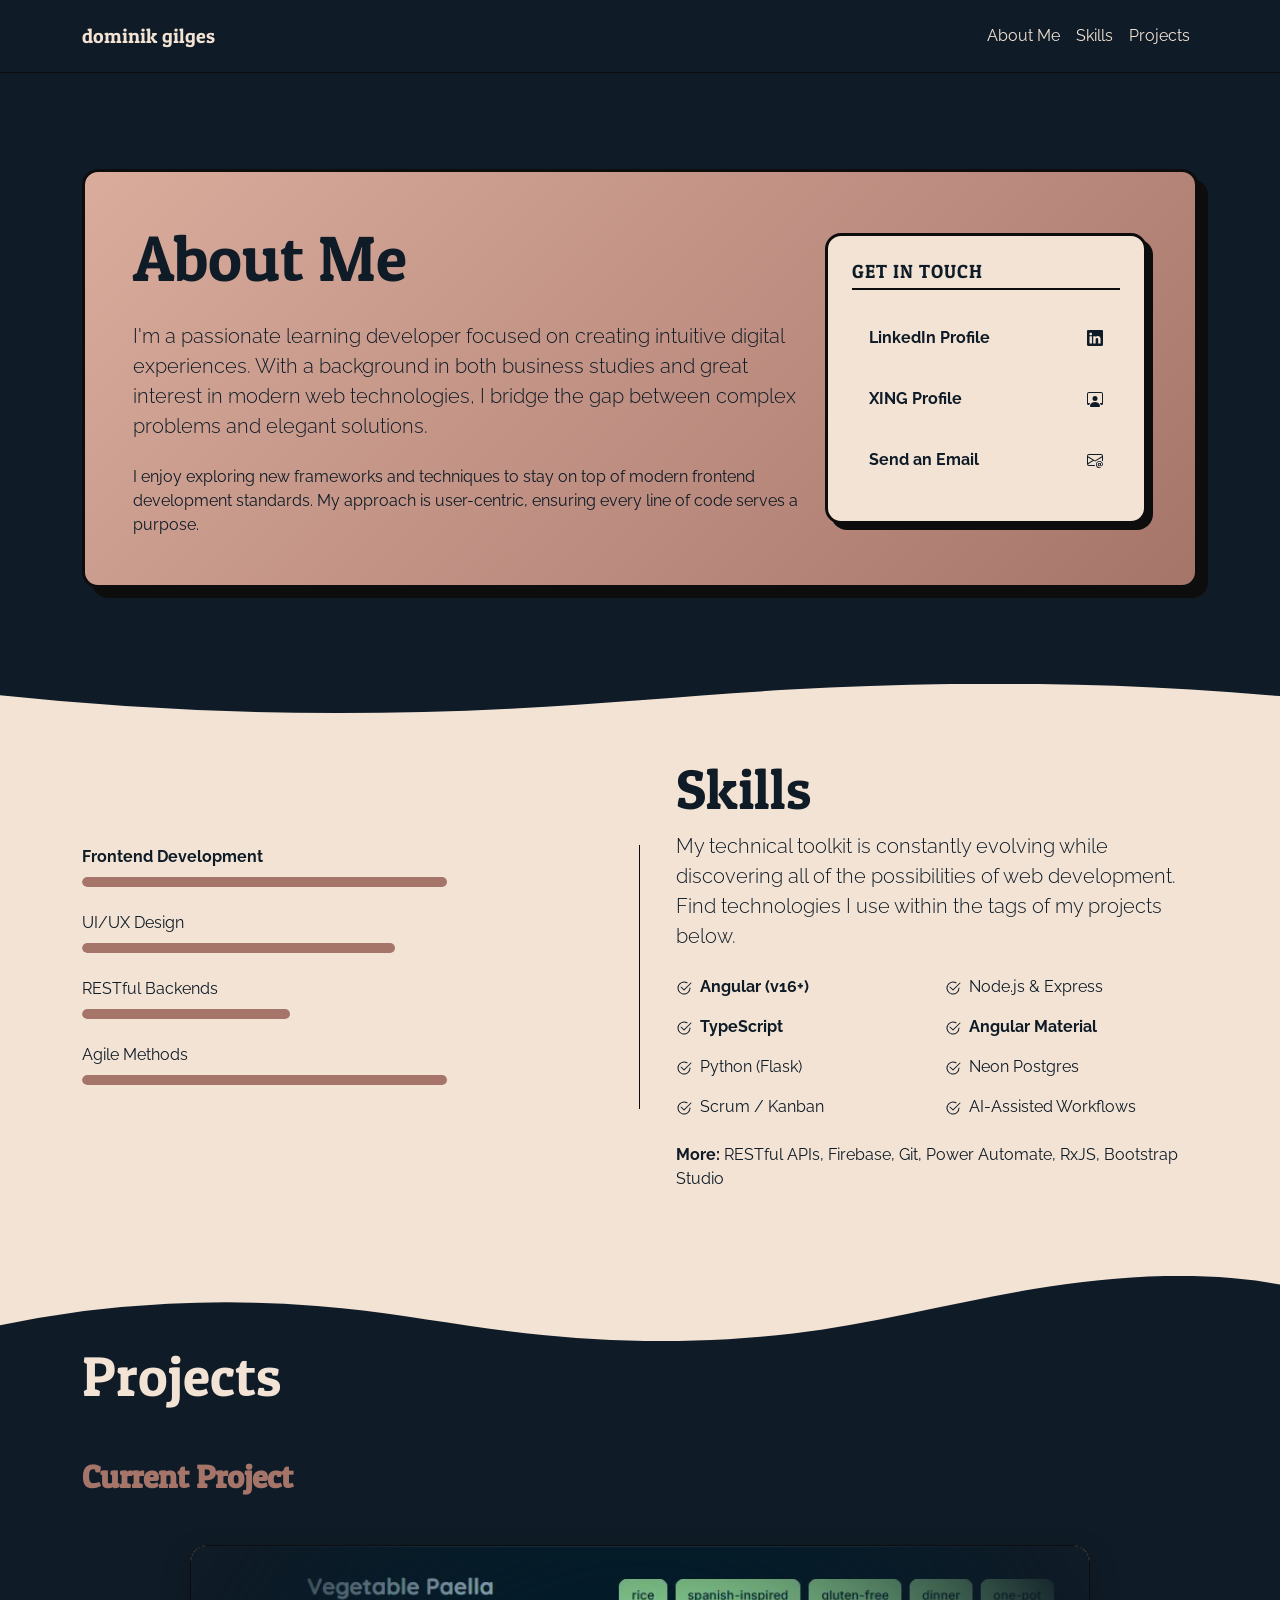
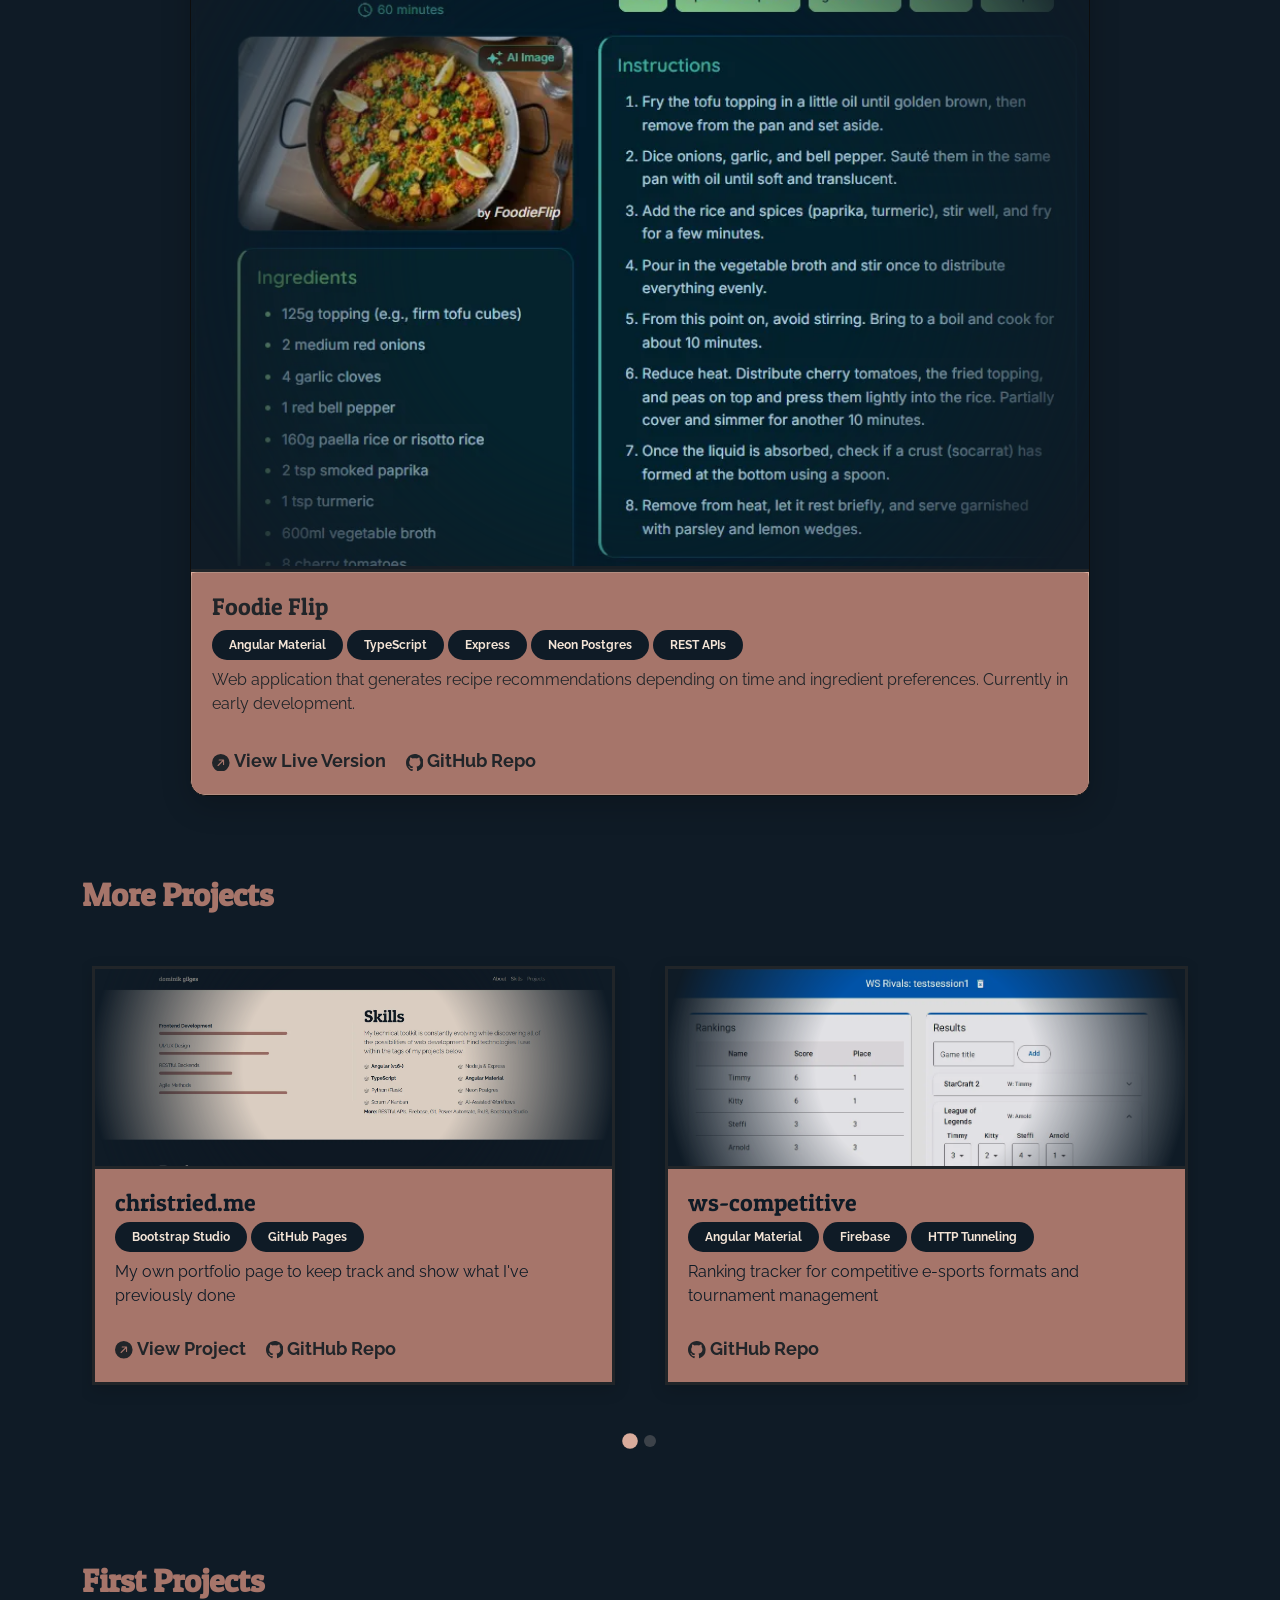
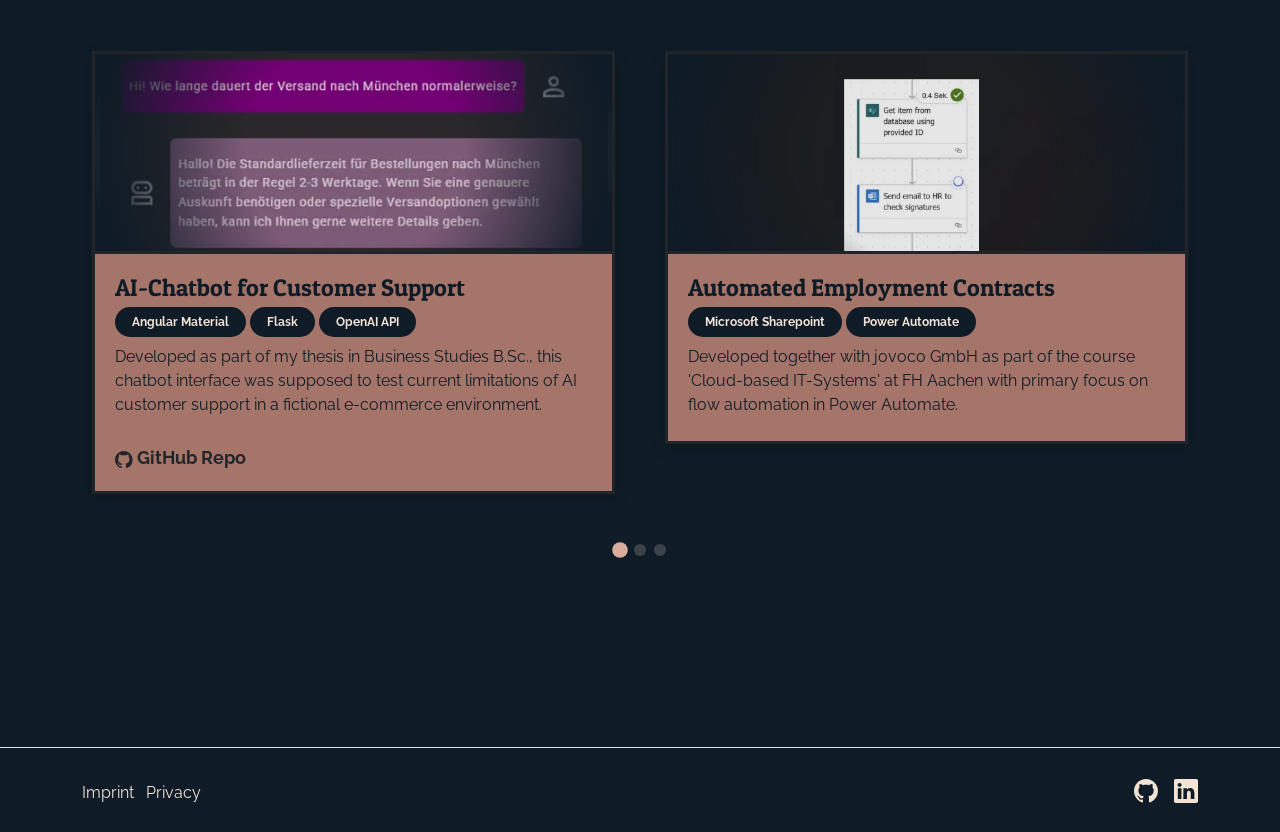
<file: index.html>
<!DOCTYPE html><html data-bs-theme="light" lang="en"><head><meta charset="utf-8"><meta name="viewport" content="width=device-width, initial-scale=1.0, shrink-to-fit=no"><title>Dominik Gilges - Portfolio</title><link rel="apple-touch-icon" type="image/png" sizes="180x180" href="assets/img/apple-touch-icon.png"><link rel="icon" type="image/png" sizes="16x16" href="assets/img/favicon-16x16.png"><link rel="icon" type="image/png" sizes="16x16" href="assets/img/favicon-16x16.png" media="(prefers-color-scheme: dark)"><link rel="icon" type="image/png" sizes="32x32" href="assets/img/favicon-32x32.png"><link rel="icon" type="image/png" sizes="32x32" href="assets/img/favicon-32x32.png" media="(prefers-color-scheme: dark)"><link rel="icon" type="image/png" sizes="180x180" href="assets/img/apple-touch-icon.png"><link rel="icon" type="image/png" sizes="192x192" href="assets/img/android-chrome-192x192.png"><link rel="icon" type="image/png" sizes="512x512" href="assets/img/android-chrome-512x512.png"><link rel="stylesheet" href="assets/bootstrap/css/bootstrap.min.css"><link rel="stylesheet" href="assets/css/styles.min.css"><link rel="stylesheet" href="assets/css/./embed/swiper/swiper.min.min.css"><link rel="stylesheet" href="https://cdn.jsdelivr.net/npm/bootstrap-icons@1.11.3/font/bootstrap-icons.min.css"></head><body><nav class="navbar navbar-expand-md sticky-top bg-body py-3 border-bottom"><div class="container"><a class="navbar-brand fw-bold" href="#"><span style="font-weight:normal;">dominik gilges</span></a><button class="navbar-toggler" data-bs-toggle="collapse" data-bs-target="#navcol-1"><span class="visually-hidden">Toggle navigation</span><span class="navbar-toggler-icon"></span></button><div class="collapse navbar-collapse" id="navcol-1"><ul class="navbar-nav ms-auto"><li class="nav-item"><a class="nav-link" href="#about">About Me</a></li><li class="nav-item"><a class="nav-link" href="#skills">Skills</a></li><li class="nav-item"><a class="nav-link" href="#projects">Projects</a></li></ul></div></div></nav><header class="my-5 py-5" id="about"><div class="container"><div class="border border-3 border-dark p-4 p-md-5 about-card"><div class="row align-items-center"><div class="col col-sm-12 col-lg-8"><h1 class="display-3 fw-bold mb-4"><span style="font-weight:normal;color:var(--navy);">About Me</span></h1><p class="lead mb-4" style="color:var(--navy);">I'm a passionate learning developer focused on creating intuitive digital experiences. With a background in both business studies and great interest in modern web technologies, I bridge the gap between complex problems and elegant solutions.</p><p class="mb-0" style="color:var(--navy);">I enjoy exploring new frameworks and techniques to stay on top of modern frontend development standards. My approach is user-centric, ensuring every line of code serves a purpose.</p></div><div class="col col-sm-12 col-lg-4"><div class="mt-5 mt-lg-0 connect-card"><h5 class="connect-title">Get in touch</h5><a href="https://www.linkedin.com/in/dominik-gilges-a97b20171/" class="socia-link-item social-link-item" target="_blank" rel="noopener">LinkedIn Profile<svg class="bi bi-linkedin" xmlns="http://www.w3.org/2000/svg" width="1em" height="1em" fill="currentColor" viewBox="0 0 16 16">
  <path d="M0 1.146C0 .513.526 0 1.175 0h13.65C15.474 0 16 .513 16 1.146v13.708c0 .633-.526 1.146-1.175 1.146H1.175C.526 16 0 15.487 0 14.854zm4.943 12.248V6.169H2.542v7.225zm-1.2-8.212c.837 0 1.358-.554 1.358-1.248-.015-.709-.52-1.248-1.342-1.248S2.4 3.226 2.4 3.934c0 .694.521 1.248 1.327 1.248zm4.908 8.212V9.359c0-.216.016-.432.08-.586.173-.431.568-.878 1.232-.878.869 0 1.216.662 1.216 1.634v3.865h2.401V9.25c0-2.22-1.184-3.252-2.764-3.252-1.274 0-1.845.7-2.165 1.193v.025h-.016l.016-.025V6.169h-2.4c.03.678 0 7.225 0 7.225z"></path>
</svg></a><a href="https://www.xing.com/profile/DominikChristian_Gilges" class="socia-link-item social-link-item" target="_blank" rel="noopener">XING Profile<svg class="bi bi-person-workspace" xmlns="http://www.w3.org/2000/svg" width="1em" height="1em" fill="currentColor" viewBox="0 0 16 16">
  <path d="M4 16s-1 0-1-1 1-4 5-4 5 3 5 4-1 1-1 1zm4-5.95a2.5 2.5 0 1 0 0-5 2.5 2.5 0 0 0 0 5"></path>
  <path d="M2 1a2 2 0 0 0-2 2v9.5A1.5 1.5 0 0 0 1.5 14h.653a5.4 5.4 0 0 1 1.066-2H1V3a1 1 0 0 1 1-1h12a1 1 0 0 1 1 1v9h-2.219c.554.654.89 1.373 1.066 2h.653a1.5 1.5 0 0 0 1.5-1.5V3a2 2 0 0 0-2-2z"></path>
</svg></a><a href="mailto:gilges.dominik@gmail.com" class="socia-link-item social-link-item" target="_blank" rel="noopener">Send an Email<svg class="bi bi-envelope-at" xmlns="http://www.w3.org/2000/svg" width="1em" height="1em" fill="currentColor" viewBox="0 0 16 16">
  <path d="M2 2a2 2 0 0 0-2 2v8.01A2 2 0 0 0 2 14h5.5a.5.5 0 0 0 0-1H2a1 1 0 0 1-.966-.741l5.64-3.471L8 9.583l7-4.2V8.5a.5.5 0 0 0 1 0V4a2 2 0 0 0-2-2zm3.708 6.208L1 11.105V5.383zM1 4.217V4a1 1 0 0 1 1-1h12a1 1 0 0 1 1 1v.217l-7 4.2z"></path>
  <path d="M14.247 14.269c1.01 0 1.587-.857 1.587-2.025v-.21C15.834 10.43 14.64 9 12.52 9h-.035C10.42 9 9 10.36 9 12.432v.214C9 14.82 10.438 16 12.358 16h.044c.594 0 1.018-.074 1.237-.175v-.73c-.245.11-.673.18-1.18.18h-.044c-1.334 0-2.571-.788-2.571-2.655v-.157c0-1.657 1.058-2.724 2.64-2.724h.04c1.535 0 2.484 1.05 2.484 2.326v.118c0 .975-.324 1.39-.639 1.39-.232 0-.41-.148-.41-.42v-2.19h-.906v.569h-.03c-.084-.298-.368-.63-.954-.63-.778 0-1.259.555-1.259 1.4v.528c0 .892.49 1.434 1.26 1.434.471 0 .896-.227 1.014-.643h.043c.118.42.617.648 1.12.648m-2.453-1.588v-.227c0-.546.227-.791.573-.791.297 0 .572.192.572.708v.367c0 .573-.253.744-.564.744-.354 0-.581-.215-.581-.8Z"></path>
</svg></a></div></div></div></div></div></header><section class="bg-light mt-0 mb-0 py-5" id="skills" style="position:relative;overflow:hidden;"><!-- Start: divider --><div class="custom-shape-divider-top-1774257998">
    <svg data-name="Layer 1" xmlns="http://www.w3.org/2000/svg" viewBox="0 0 1200 120" preserveAspectRatio="none">
        <path d="M321.39,56.44c58-10.79,114.16-30.13,172-41.86,82.39-16.72,168.19-17.73,250.45-.39C823.78,31,906.67,72,985.66,92.83c70.05,18.48,146.53,26.09,214.34,3V0H0V27.35A600.21,600.21,0,0,0,321.39,56.44Z" class="shape-fill"></path>
    </svg>
</div><!-- End: divider --><div class="container py-4"><div class="row"><div class="col-md-6 border-end-md"><div class="pe-md-4"><div class="mb-4"><label class="form-label fw-bold d-flex justify-content-between">Frontend Development </label><div class="progress rounded-pill" style="height:10px;">
			<div class="progress-bar bg-dark" aria-valuenow="70" aria-valuemin="0" aria-valuemax="100" role="progressbar" style="width: 70%;"><span class="visually-hidden">70%</span></div>
		</div></div><div class="mb-4"><label class="form-label d-flex justify-content-between">UI/UX Design </label><div class="progress rounded-pill" style="height:10px;">
			<div class="progress-bar bg-dark" aria-valuenow="60" aria-valuemin="0" aria-valuemax="100" role="progressbar" style="width: 60%;"><span class="visually-hidden">60%</span></div>
		</div></div><div class="mb-4"><label class="form-label d-flex justify-content-between">RESTful Backends </label><div class="progress rounded-pill" style="height:10px;">
			<div class="progress-bar bg-dark" aria-valuenow="40" aria-valuemin="0" aria-valuemax="100" role="progressbar" style="width: 40%;"><span class="visually-hidden">40%</span></div>
		</div></div><div class="mb-4"><label class="form-label d-flex justify-content-between">Agile Methods </label><div class="progress rounded-pill" style="height:10px;">
			<div class="progress-bar bg-dark" aria-valuenow="70" aria-valuemin="0" aria-valuemax="100" role="progressbar" style="width: 70%;"><span class="visually-hidden">70%</span></div>
		</div></div></div></div><div class="col-md-6 pt-4 pt-md-0"><div class="ps-md-4"><h2 class="display-4 fw-bold mb-2"><span style="font-weight:normal;">Skills</span></h2><p class="lead text-primary mb-4">My technical toolkit is constantly evolving while discovering all of the possibilities of web development. Find technologies I use within the tags of my projects below.</p><div class="row g-3"><div class="col-6"><svg class="bi bi-check2-circle text-primary me-2" xmlns="http://www.w3.org/2000/svg" width="1em" height="1em" fill="currentColor" viewBox="0 0 16 16">
  <path d="M2.5 8a5.5 5.5 0 0 1 8.25-4.764.5.5 0 0 0 .5-.866A6.5 6.5 0 1 0 14.5 8a.5.5 0 0 0-1 0 5.5 5.5 0 1 1-11 0"></path>
  <path d="M15.354 3.354a.5.5 0 0 0-.708-.708L8 9.293 5.354 6.646a.5.5 0 1 0-.708.708l3 3a.5.5 0 0 0 .708 0z"></path>
</svg><span style="font-weight:bold;">Angular (v16+)</span></div><div class="col-6"><svg class="bi bi-check2-circle text-primary me-2" xmlns="http://www.w3.org/2000/svg" width="1em" height="1em" fill="currentColor" viewBox="0 0 16 16">
  <path d="M2.5 8a5.5 5.5 0 0 1 8.25-4.764.5.5 0 0 0 .5-.866A6.5 6.5 0 1 0 14.5 8a.5.5 0 0 0-1 0 5.5 5.5 0 1 1-11 0"></path>
  <path d="M15.354 3.354a.5.5 0 0 0-.708-.708L8 9.293 5.354 6.646a.5.5 0 1 0-.708.708l3 3a.5.5 0 0 0 .708 0z"></path>
</svg><span>Node.js &amp; Express</span></div><div class="col-6"><svg class="bi bi-check2-circle text-primary me-2" xmlns="http://www.w3.org/2000/svg" width="1em" height="1em" fill="currentColor" viewBox="0 0 16 16">
  <path d="M2.5 8a5.5 5.5 0 0 1 8.25-4.764.5.5 0 0 0 .5-.866A6.5 6.5 0 1 0 14.5 8a.5.5 0 0 0-1 0 5.5 5.5 0 1 1-11 0"></path>
  <path d="M15.354 3.354a.5.5 0 0 0-.708-.708L8 9.293 5.354 6.646a.5.5 0 1 0-.708.708l3 3a.5.5 0 0 0 .708 0z"></path>
</svg><span><strong>TypeScript</strong></span></div><div class="col-6"><svg class="bi bi-check2-circle text-primary me-2" xmlns="http://www.w3.org/2000/svg" width="1em" height="1em" fill="currentColor" viewBox="0 0 16 16">
  <path d="M2.5 8a5.5 5.5 0 0 1 8.25-4.764.5.5 0 0 0 .5-.866A6.5 6.5 0 1 0 14.5 8a.5.5 0 0 0-1 0 5.5 5.5 0 1 1-11 0"></path>
  <path d="M15.354 3.354a.5.5 0 0 0-.708-.708L8 9.293 5.354 6.646a.5.5 0 1 0-.708.708l3 3a.5.5 0 0 0 .708 0z"></path>
</svg><span><strong>Angular Material</strong></span></div><div class="col-6"><svg class="bi bi-check2-circle text-primary me-2" xmlns="http://www.w3.org/2000/svg" width="1em" height="1em" fill="currentColor" viewBox="0 0 16 16">
  <path d="M2.5 8a5.5 5.5 0 0 1 8.25-4.764.5.5 0 0 0 .5-.866A6.5 6.5 0 1 0 14.5 8a.5.5 0 0 0-1 0 5.5 5.5 0 1 1-11 0"></path>
  <path d="M15.354 3.354a.5.5 0 0 0-.708-.708L8 9.293 5.354 6.646a.5.5 0 1 0-.708.708l3 3a.5.5 0 0 0 .708 0z"></path>
</svg><span>Python (Flask)</span></div><div class="col-6"><svg class="bi bi-check2-circle text-primary me-2" xmlns="http://www.w3.org/2000/svg" width="1em" height="1em" fill="currentColor" viewBox="0 0 16 16">
  <path d="M2.5 8a5.5 5.5 0 0 1 8.25-4.764.5.5 0 0 0 .5-.866A6.5 6.5 0 1 0 14.5 8a.5.5 0 0 0-1 0 5.5 5.5 0 1 1-11 0"></path>
  <path d="M15.354 3.354a.5.5 0 0 0-.708-.708L8 9.293 5.354 6.646a.5.5 0 1 0-.708.708l3 3a.5.5 0 0 0 .708 0z"></path>
</svg><span>Neon Postgres</span></div><div class="col-6"><svg class="bi bi-check2-circle text-primary me-2" xmlns="http://www.w3.org/2000/svg" width="1em" height="1em" fill="currentColor" viewBox="0 0 16 16">
  <path d="M2.5 8a5.5 5.5 0 0 1 8.25-4.764.5.5 0 0 0 .5-.866A6.5 6.5 0 1 0 14.5 8a.5.5 0 0 0-1 0 5.5 5.5 0 1 1-11 0"></path>
  <path d="M15.354 3.354a.5.5 0 0 0-.708-.708L8 9.293 5.354 6.646a.5.5 0 1 0-.708.708l3 3a.5.5 0 0 0 .708 0z"></path>
</svg><span>Scrum / Kanban</span></div><div class="col-6"><svg class="bi bi-check2-circle text-primary me-2" xmlns="http://www.w3.org/2000/svg" width="1em" height="1em" fill="currentColor" viewBox="0 0 16 16">
  <path d="M2.5 8a5.5 5.5 0 0 1 8.25-4.764.5.5 0 0 0 .5-.866A6.5 6.5 0 1 0 14.5 8a.5.5 0 0 0-1 0 5.5 5.5 0 1 1-11 0"></path>
  <path d="M15.354 3.354a.5.5 0 0 0-.708-.708L8 9.293 5.354 6.646a.5.5 0 1 0-.708.708l3 3a.5.5 0 0 0 .708 0z"></path>
</svg><span>AI-Assisted Workflows</span></div></div><p class="text-primary mt-4 mb-2"><strong>More:</strong>&nbsp;RESTful APIs, Firebase, Git, Power Automate, RxJS, Bootstrap Studio</p></div></div></div></div></section><main class="py-5" id="projects" style="position:relative;overflow:hidden;"><!-- Start: divider --><div class="custom-shape-divider-top-1774258163">
    <svg data-name="Layer 1" xmlns="http://www.w3.org/2000/svg" viewBox="0 0 1200 120" preserveAspectRatio="none">
        <path d="M985.66,92.83C906.67,72,823.78,31,743.84,14.19c-82.26-17.34-168.06-16.33-250.45.39-57.84,11.73-114,31.07-172,41.86A600.21,600.21,0,0,1,0,27.35V120H1200V95.8C1132.19,118.92,1055.71,111.31,985.66,92.83Z" class="shape-fill"></path>
    </svg>
</div><!-- End: divider --><div class="container py-4"><h2 class="display-4 fw-bold mb-5"><span style="font-weight:normal;">Projects</span></h2><div class="mb-5" id="current-project"><h3 class="fw-bold mb-3 h5 project-title" style="color:var(--terracotta);">Current Project</h3><div class="row justify-content-center"><div class="col col-xxl-11"><div class="project-card"><div class="image-container" style="height:60%;"><img class="image-container" src="assets/img/foodieflip_screenshot.webp" width="380" height="500"></div><div class="card" style="background:var(--rose);"><div class="card-body project-content" style="background:var(--terracotta);"><h4 class="card-title">Foodie Flip</h4><div><span class="badge bg-dark rounded-pill me-1 px-3 py-2">Angular Material</span><span class="badge bg-dark rounded-pill me-1 px-3 py-2">TypeScript</span><span class="badge bg-dark rounded-pill me-1 px-3 py-2">Express</span><span class="badge bg-dark rounded-pill me-1 px-3 py-2">Neon Postgres</span><span class="badge bg-dark rounded-pill me-1 px-3 py-2">REST APIs</span></div><p class="mt-2 mb-2 card-text">Web application that generates recipe recommendations depending on time and ingredient preferences. Currently in early development.</p><div class="mt-0 project-links"><a href="https://foodieflip.app/" class="project-link" target="_blank" rel="noopener"><svg class="bi bi-arrow-up-right-circle-fill align-self-center" xmlns="http://www.w3.org/2000/svg" width="1em" height="1em" fill="currentColor" viewBox="0 0 16 16" style="margin-right: 0.25rem;">
  <path d="M0 8a8 8 0 1 0 16 0A8 8 0 0 0 0 8m5.904 2.803a.5.5 0 1 1-.707-.707L9.293 6H6.525a.5.5 0 1 1 0-1H10.5a.5.5 0 0 1 .5.5v3.975a.5.5 0 0 1-1 0V6.707z"></path>
</svg>View Live Version                                        </a><a href="https://github.com/christried/foodieflip" class="project-link" target="_blank" rel="noopener"><svg class="bi bi-github" xmlns="http://www.w3.org/2000/svg" width="1em" height="1em" fill="currentColor" viewBox="0 0 16 16" style="margin-right: 0.25rem;">
  <path d="M8 0C3.58 0 0 3.58 0 8c0 3.54 2.29 6.53 5.47 7.59.4.07.55-.17.55-.38 0-.19-.01-.82-.01-1.49-2.01.37-2.53-.49-2.69-.94-.09-.23-.48-.94-.82-1.13-.28-.15-.68-.52-.01-.53.63-.01 1.08.58 1.23.82.72 1.21 1.87.87 2.33.66.07-.52.28-.87.51-1.07-1.78-.2-3.64-.89-3.64-3.95 0-.87.31-1.59.82-2.15-.08-.2-.36-1.02.08-2.12 0 0 .67-.21 2.2.82.64-.18 1.32-.27 2-.27s1.36.09 2 .27c1.53-1.04 2.2-.82 2.2-.82.44 1.1.16 1.92.08 2.12.51.56.82 1.27.82 2.15 0 3.07-1.87 3.75-3.65 3.95.29.25.54.73.54 1.48 0 1.07-.01 1.93-.01 2.2 0 .21.15.46.55.38A8.01 8.01 0 0 0 16 8c0-4.42-3.58-8-8-8"></path>
</svg>GitHub Repo                                        </a></div></div></div></div></div></div></div><div class="mb-5" id="more-projects"><h3 class="fw-bold text-danger mb-3 h5 project-title">More Projects</h3><div class="swiper" id="swiper-1" data-bss-swiper="{&quot;direction&quot;:&quot;horizontal&quot;,&quot;autoHeight&quot;:true,&quot;effect&quot;:&quot;slide&quot;,&quot;slidesPerView&quot;:1,&quot;spaceBetween&quot;:30,&quot;breakpoints&quot;:{&quot;768&quot;:{&quot;slidesPerView&quot;:2},&quot;1400&quot;:{&quot;slidesPerView&quot;:2}},&quot;pagination&quot;:{&quot;el&quot;:&quot;.swiper-pagination&quot;,&quot;type&quot;:&quot;bullets&quot;,&quot;clickable&quot;:true}}"><div class="swiper-wrapper"><div class="swiper-slide"><div class="mini-project-card"><div class="image-container"><img class="img-fluid" width="1897" height="900" src="assets/img/christriedme-screenshot.webp"></div><div class="project-content" style="background:var(--terracotta);"><h4 class="card-title" style="color:var(--navy);">christried.me</h4><div><span class="badge bg-dark rounded-pill me-1 mt-1 mb-1 px-3 py-2">Bootstrap Studio</span><span class="badge bg-dark rounded-pill me-1 mt-1 mb-1 px-3 py-2">GitHub Pages</span></div><p class="mt-1 mb-1" style="color:var(--navy);">My own portfolio page to keep track and show what I've previously done</p><div class="mt-0 project-links"><a href="http://christried.me/" class="project-link" target="_blank" rel="noopener"><svg class="bi bi-arrow-up-right-circle-fill align-self-center" xmlns="http://www.w3.org/2000/svg" width="1em" height="1em" fill="currentColor" viewBox="0 0 16 16" style="margin-right: 0.25rem;">
  <path d="M0 8a8 8 0 1 0 16 0A8 8 0 0 0 0 8m5.904 2.803a.5.5 0 1 1-.707-.707L9.293 6H6.525a.5.5 0 1 1 0-1H10.5a.5.5 0 0 1 .5.5v3.975a.5.5 0 0 1-1 0V6.707z"></path>
</svg>View Project                                        </a><a href="https://github.com/christried/christried.github.io" class="project-link" target="_blank" rel="noopener"><svg class="bi bi-github" xmlns="http://www.w3.org/2000/svg" width="1em" height="1em" fill="currentColor" viewBox="0 0 16 16" style="margin-right: 0.25rem;">
  <path d="M8 0C3.58 0 0 3.58 0 8c0 3.54 2.29 6.53 5.47 7.59.4.07.55-.17.55-.38 0-.19-.01-.82-.01-1.49-2.01.37-2.53-.49-2.69-.94-.09-.23-.48-.94-.82-1.13-.28-.15-.68-.52-.01-.53.63-.01 1.08.58 1.23.82.72 1.21 1.87.87 2.33.66.07-.52.28-.87.51-1.07-1.78-.2-3.64-.89-3.64-3.95 0-.87.31-1.59.82-2.15-.08-.2-.36-1.02.08-2.12 0 0 .67-.21 2.2.82.64-.18 1.32-.27 2-.27s1.36.09 2 .27c1.53-1.04 2.2-.82 2.2-.82.44 1.1.16 1.92.08 2.12.51.56.82 1.27.82 2.15 0 3.07-1.87 3.75-3.65 3.95.29.25.54.73.54 1.48 0 1.07-.01 1.93-.01 2.2 0 .21.15.46.55.38A8.01 8.01 0 0 0 16 8c0-4.42-3.58-8-8-8"></path>
</svg>GitHub Repo                                        </a></div></div></div></div><div class="swiper-slide"><div class="mini-project-card"><div class="image-container"><img class="img-fluid" width="1157" height="636" src="assets/img/wscompetitive-screenshot.webp"></div><div class="mb-0 project-content" style="background:var(--terracotta);"><h4 class="card-title" style="color:var(--navy);">ws-competitive</h4><div><span class="badge bg-dark rounded-pill me-1 mt-1 mb-1 px-3 py-2">Angular Material</span><span class="badge bg-dark rounded-pill me-1 mt-1 mb-1 px-3 py-2">Firebase</span><span class="badge bg-dark rounded-pill me-1 mt-1 mb-1 px-3 py-2">HTTP Tunneling</span></div><p class="mt-1 mb-1" style="color:var(--navy);">Ranking tracker for competitive e-sports formats and tournament management</p><div class="mt-0 project-links"><a href="https://github.com/christried/ws-competitive" class="project-link" target="_blank" rel="noopener"><svg class="bi bi-github" xmlns="http://www.w3.org/2000/svg" width="1em" height="1em" fill="currentColor" viewBox="0 0 16 16" style="margin-right: 0.25rem;">
  <path d="M8 0C3.58 0 0 3.58 0 8c0 3.54 2.29 6.53 5.47 7.59.4.07.55-.17.55-.38 0-.19-.01-.82-.01-1.49-2.01.37-2.53-.49-2.69-.94-.09-.23-.48-.94-.82-1.13-.28-.15-.68-.52-.01-.53.63-.01 1.08.58 1.23.82.72 1.21 1.87.87 2.33.66.07-.52.28-.87.51-1.07-1.78-.2-3.64-.89-3.64-3.95 0-.87.31-1.59.82-2.15-.08-.2-.36-1.02.08-2.12 0 0 .67-.21 2.2.82.64-.18 1.32-.27 2-.27s1.36.09 2 .27c1.53-1.04 2.2-.82 2.2-.82.44 1.1.16 1.92.08 2.12.51.56.82 1.27.82 2.15 0 3.07-1.87 3.75-3.65 3.95.29.25.54.73.54 1.48 0 1.07-.01 1.93-.01 2.2 0 .21.15.46.55.38A8.01 8.01 0 0 0 16 8c0-4.42-3.58-8-8-8"></path>
</svg>GitHub Repo                                        </a></div></div></div></div><div class="swiper-slide"><div class="mini-project-card"><div class="image-container"><img class="img-fluid" width="1910" height="568" src="assets/img/wintool2-screenshot.webp"></div><div class="project-content" style="background:var(--terracotta);"><h4 class="card-title" style="color:var(--navy);">wintool2</h4><div><span class="badge bg-dark rounded-pill me-1 mt-1 mb-1 px-3 py-2">Angular</span><span class="badge bg-dark rounded-pill me-1 mt-1 mb-1 px-3 py-2">Express</span><span class="badge bg-dark rounded-pill me-1 mt-1 mb-1 px-3 py-2">Cloud Firestore</span></div><p class="mt-1 mb-1" style="color:var(--navy);">Simple timer tool for gaming challenges</p><div class="mt-0 project-links"><a href="https://github.com/christried/wintool2" class="project-link" target="_blank" rel="noopener"><svg class="bi bi-github" xmlns="http://www.w3.org/2000/svg" width="1em" height="1em" fill="currentColor" viewBox="0 0 16 16" style="margin-right: 0.25rem;">
  <path d="M8 0C3.58 0 0 3.58 0 8c0 3.54 2.29 6.53 5.47 7.59.4.07.55-.17.55-.38 0-.19-.01-.82-.01-1.49-2.01.37-2.53-.49-2.69-.94-.09-.23-.48-.94-.82-1.13-.28-.15-.68-.52-.01-.53.63-.01 1.08.58 1.23.82.72 1.21 1.87.87 2.33.66.07-.52.28-.87.51-1.07-1.78-.2-3.64-.89-3.64-3.95 0-.87.31-1.59.82-2.15-.08-.2-.36-1.02.08-2.12 0 0 .67-.21 2.2.82.64-.18 1.32-.27 2-.27s1.36.09 2 .27c1.53-1.04 2.2-.82 2.2-.82.44 1.1.16 1.92.08 2.12.51.56.82 1.27.82 2.15 0 3.07-1.87 3.75-3.65 3.95.29.25.54.73.54 1.48 0 1.07-.01 1.93-.01 2.2 0 .21.15.46.55.38A8.01 8.01 0 0 0 16 8c0-4.42-3.58-8-8-8"></path>
</svg>GitHub Repo                                        </a></div></div></div></div></div><div class="swiper-pagination"></div></div></div><div class="mb-5" id="first-projects"><h3 class="fw-bold text-danger mb-3 h5 project-title">First Projects</h3><div class="swiper" id="swiper-2" data-bss-swiper="{&quot;direction&quot;:&quot;horizontal&quot;,&quot;autoHeight&quot;:true,&quot;effect&quot;:&quot;slide&quot;,&quot;slidesPerView&quot;:1,&quot;spaceBetween&quot;:30,&quot;breakpoints&quot;:{&quot;768&quot;:{&quot;slidesPerView&quot;:2},&quot;1400&quot;:{&quot;slidesPerView&quot;:2}},&quot;pagination&quot;:{&quot;el&quot;:&quot;.swiper-pagination&quot;,&quot;type&quot;:&quot;bullets&quot;,&quot;clickable&quot;:true}}"><div class="swiper-wrapper"><div class="swiper-slide"><div class="mini-project-card"><div class="image-container"><img class="img-fluid" width="576" height="463" src="assets/img/chatbot-screenshot.webp"></div><div class="project-content" style="background:var(--terracotta);"><h4 class="card-title" style="color:var(--navy);">AI-Chatbot for Customer Support</h4><div><span class="badge bg-dark rounded-pill me-1 mt-1 mb-1 px-3 py-2">Angular Material</span><span class="badge bg-dark rounded-pill me-1 mt-1 mb-1 px-3 py-2">Flask</span><span class="badge bg-dark rounded-pill me-1 mt-1 mb-1 px-3 py-2">OpenAI API</span></div><p class="mt-1 mb-1" style="color:var(--navy);">Developed as part of my thesis in Business Studies B.Sc., this chatbot interface was supposed to test current limitations of AI customer support in a fictional e-commerce environment.</p><div class="mt-0 project-links"><a href="https://github.com/christried/chatbot1BA" class="project-link" target="_blank" rel="noopener"><svg class="bi bi-github" xmlns="http://www.w3.org/2000/svg" width="1em" height="1em" fill="currentColor" viewBox="0 0 16 16" style="margin-right: 0.25rem;">
  <path d="M8 0C3.58 0 0 3.58 0 8c0 3.54 2.29 6.53 5.47 7.59.4.07.55-.17.55-.38 0-.19-.01-.82-.01-1.49-2.01.37-2.53-.49-2.69-.94-.09-.23-.48-.94-.82-1.13-.28-.15-.68-.52-.01-.53.63-.01 1.08.58 1.23.82.72 1.21 1.87.87 2.33.66.07-.52.28-.87.51-1.07-1.78-.2-3.64-.89-3.64-3.95 0-.87.31-1.59.82-2.15-.08-.2-.36-1.02.08-2.12 0 0 .67-.21 2.2.82.64-.18 1.32-.27 2-.27s1.36.09 2 .27c1.53-1.04 2.2-.82 2.2-.82.44 1.1.16 1.92.08 2.12.51.56.82 1.27.82 2.15 0 3.07-1.87 3.75-3.65 3.95.29.25.54.73.54 1.48 0 1.07-.01 1.93-.01 2.2 0 .21.15.46.55.38A8.01 8.01 0 0 0 16 8c0-4.42-3.58-8-8-8"></path>
</svg>GitHub Repo                                        </a></div></div></div></div><div class="swiper-slide"><div class="mini-project-card"><div class="image-container"><img class="img-fluid" width="798" height="443" src="assets/img/automate-screenshot.webp"></div><div class="project-content" style="background:var(--terracotta);"><h4 class="card-title" style="color:var(--navy);">Automated Employment Contracts</h4><div><span class="badge bg-dark rounded-pill me-1 mt-1 mb-1 px-3 py-2">Microsoft Sharepoint</span><span class="badge bg-dark rounded-pill me-1 mt-1 mb-1 px-3 py-2">Power Automate</span></div><p class="mt-1 mb-1" style="color:var(--navy);">Developed together with jovoco GmbH as part of the course 'Cloud-based IT-Systems' at FH Aachen with primary focus on flow automation in Power Automate.</p></div></div></div><div class="swiper-slide"><div class="mini-project-card"><div class="image-container"><img class="img-fluid" width="783" height="358" src="assets/img/digitallab-screenshot.webp"></div><div class="project-content" style="background:var(--terracotta);"><h4 class="card-title" style="color:var(--navy);">AI Email Priorization Tool</h4><div><span class="badge bg-dark rounded-pill me-1 mt-1 mb-1 px-3 py-2">Sharepoint</span><span class="badge bg-dark rounded-pill me-1 mt-1 mb-1 px-3 py-2">LangChain</span><span class="badge bg-dark rounded-pill me-1 mt-1 mb-1 px-3 py-2">Google OAuth</span></div><p class="mt-1 mb-1" style="color:var(--navy);">Developed as part of the course 'Digital Lab' at FH Aachen. Basic App for first steps in working with REST APIs and different frameworks in Python.</p></div></div></div><div class="swiper-slide"><div class="mini-project-card"><div class="image-container"><img class="img-fluid" width="1892" height="756" src="assets/img/chrisrezepte-screenshot.webp"></div><div class="project-content" style="background:var(--terracotta);"><h4 class="card-title" style="color:var(--navy);">Chris' Rezepte</h4><div><span class="badge bg-dark rounded-pill me-1 mt-1 mb-1 px-3 py-2">Web-Design</span><span class="badge bg-dark rounded-pill me-1 mt-1 mb-1 px-3 py-2">CSS Templates</span></div><p class="mt-1 mb-1" style="color:var(--navy);">First steps for Frontend Development in HTML/CSS/JS. Created as part of a web-design class at FH Aachen.</p></div></div></div></div><div class="swiper-pagination"></div></div></div></div></main><footer class="mt-1 py-4 border-top"><div class="container d-flex flex-column justify-content-between align-items-center flex-md-row"><div class="mb-3 mb-md-0" style="font-size: 1.5rem;"><a class="small text-decoration-none me-2 text-dark" href="imprint.html" style="font-size: 1rem;">Imprint&nbsp;</a><a class="small text-decoration-none me-4 text-dark" href="privacy.html" style="font-size: 1rem;">Privacy</a></div><div class="d-flex gap-3"><a href="https://github.com/christried" class="text-dark" target="_blank" rel="noopener"><svg class="bi bi-github" xmlns="http://www.w3.org/2000/svg" width="1em" height="1em" fill="currentColor" viewBox="0 0 16 16" style="font-size: 1.5rem;">
  <path d="M8 0C3.58 0 0 3.58 0 8c0 3.54 2.29 6.53 5.47 7.59.4.07.55-.17.55-.38 0-.19-.01-.82-.01-1.49-2.01.37-2.53-.49-2.69-.94-.09-.23-.48-.94-.82-1.13-.28-.15-.68-.52-.01-.53.63-.01 1.08.58 1.23.82.72 1.21 1.87.87 2.33.66.07-.52.28-.87.51-1.07-1.78-.2-3.64-.89-3.64-3.95 0-.87.31-1.59.82-2.15-.08-.2-.36-1.02.08-2.12 0 0 .67-.21 2.2.82.64-.18 1.32-.27 2-.27s1.36.09 2 .27c1.53-1.04 2.2-.82 2.2-.82.44 1.1.16 1.92.08 2.12.51.56.82 1.27.82 2.15 0 3.07-1.87 3.75-3.65 3.95.29.25.54.73.54 1.48 0 1.07-.01 1.93-.01 2.2 0 .21.15.46.55.38A8.01 8.01 0 0 0 16 8c0-4.42-3.58-8-8-8"></path>
</svg></a><a href="https://www.linkedin.com/in/dominik-gilges-a97b20171/" class="text-dark" target="_blank" rel="noopener"><svg class="bi bi-linkedin" xmlns="http://www.w3.org/2000/svg" width="1em" height="1em" fill="currentColor" viewBox="0 0 16 16" style="font-size: 1.5rem;">
  <path d="M0 1.146C0 .513.526 0 1.175 0h13.65C15.474 0 16 .513 16 1.146v13.708c0 .633-.526 1.146-1.175 1.146H1.175C.526 16 0 15.487 0 14.854zm4.943 12.248V6.169H2.542v7.225zm-1.2-8.212c.837 0 1.358-.554 1.358-1.248-.015-.709-.52-1.248-1.342-1.248S2.4 3.226 2.4 3.934c0 .694.521 1.248 1.327 1.248zm4.908 8.212V9.359c0-.216.016-.432.08-.586.173-.431.568-.878 1.232-.878.869 0 1.216.662 1.216 1.634v3.865h2.401V9.25c0-2.22-1.184-3.252-2.764-3.252-1.274 0-1.845.7-2.165 1.193v.025h-.016l.016-.025V6.169h-2.4c.03.678 0 7.225 0 7.225z"></path>
</svg></a></div></div></footer><script src="assets/bootstrap/js/bootstrap.min.js"></script><script src="assets/js/script.min.js"></script><script src="assets/js/./embed/swiper/swiper.min.min.js"></script></body></html>
</file>
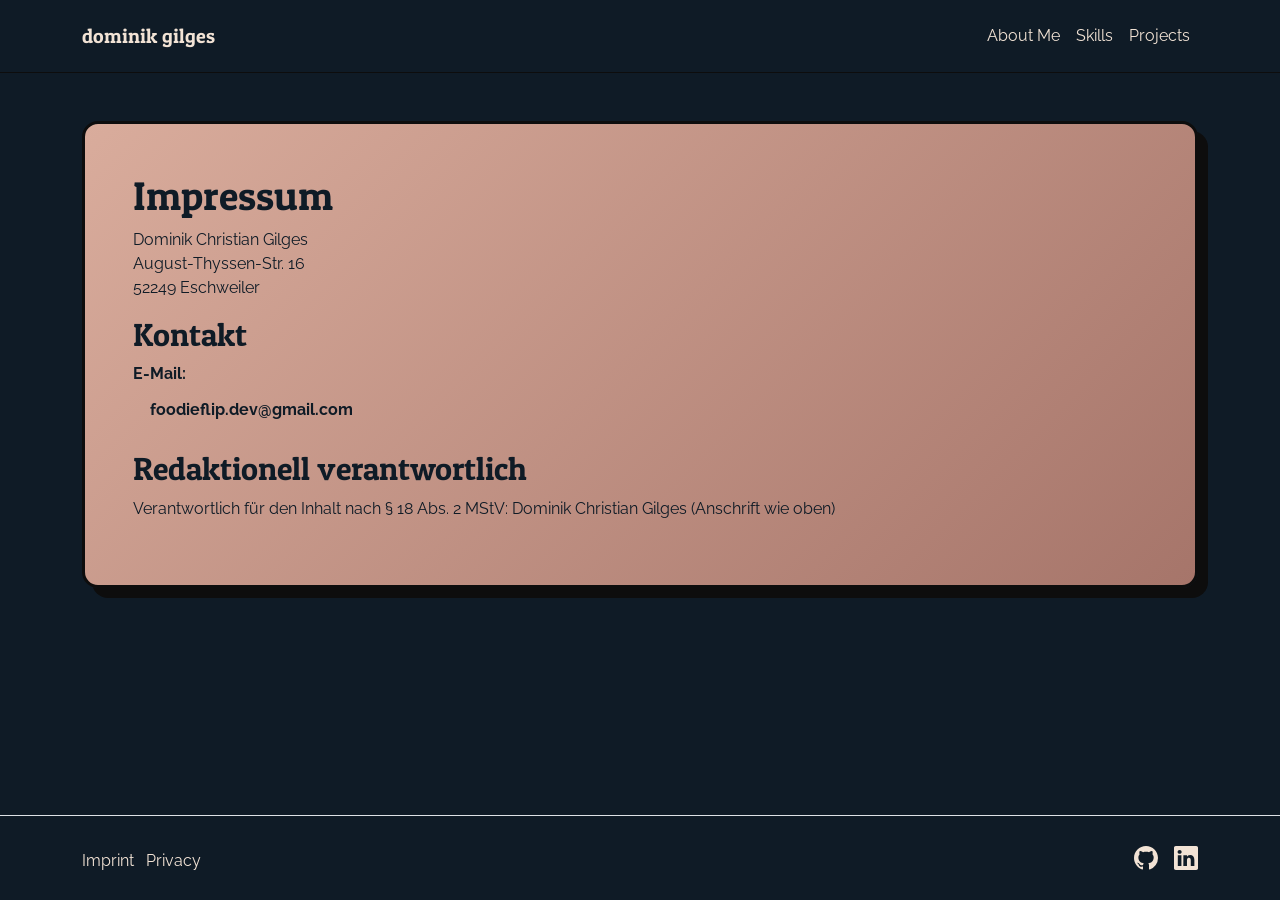
<file: imprint.html>
<!DOCTYPE html><html data-bs-theme="light" lang="en"><head><meta charset="utf-8"><meta name="viewport" content="width=device-width, initial-scale=1.0, shrink-to-fit=no"><title>Dominik Gilges - Portfolio</title><link rel="apple-touch-icon" type="image/png" sizes="180x180" href="assets/img/apple-touch-icon.png"><link rel="icon" type="image/png" sizes="16x16" href="assets/img/favicon-16x16.png"><link rel="icon" type="image/png" sizes="16x16" href="assets/img/favicon-16x16.png" media="(prefers-color-scheme: dark)"><link rel="icon" type="image/png" sizes="32x32" href="assets/img/favicon-32x32.png"><link rel="icon" type="image/png" sizes="32x32" href="assets/img/favicon-32x32.png" media="(prefers-color-scheme: dark)"><link rel="icon" type="image/png" sizes="180x180" href="assets/img/apple-touch-icon.png"><link rel="icon" type="image/png" sizes="192x192" href="assets/img/android-chrome-192x192.png"><link rel="icon" type="image/png" sizes="512x512" href="assets/img/android-chrome-512x512.png"><link rel="stylesheet" href="assets/bootstrap/css/bootstrap.min.css"><link rel="stylesheet" href="assets/css/styles.min.css"><link rel="stylesheet" href="https://cdn.jsdelivr.net/npm/bootstrap-icons@1.11.3/font/bootstrap-icons.min.css"></head><body class="d-flex min-vh-100 flex-column"><nav class="navbar navbar-expand-md sticky-top bg-body py-3 border-bottom"><div class="container"><a class="navbar-brand fw-bold" href="/"><span style="font-weight:normal;">dominik gilges</span></a><button class="navbar-toggler" data-bs-toggle="collapse" data-bs-target="#navcol-1"><span class="visually-hidden">Toggle navigation</span><span class="navbar-toggler-icon"></span></button><div class="collapse navbar-collapse" id="navcol-1"><ul class="navbar-nav ms-auto"><li class="nav-item"><a class="nav-link" href="/#about">About Me</a></li><li class="nav-item"><a class="nav-link" href="/#skills">Skills</a></li><li class="nav-item"><a class="nav-link" href="/#projects">Projects</a></li></ul></div></div></nav><!-- Start: imprint --><section class="flex-grow-1"><div class="container"><div class="p-5 mt-5 mb-5 about-card"><h1>Impressum</h1><p>Dominik Christian Gilges<br>August-Thyssen-Str. 16<br>52249 Eschweiler</p><h2>Kontakt</h2><p><strong>E-Mail:</strong>&nbsp;<a href="mailto:foodieflip.dev@gmail.com" class="social-link-item" target="_blank" rel="noopener">foodieflip.dev@gmail.com</a></p><h2>Redaktionell verantwortlich</h2><p>Verantwortlich für den Inhalt nach § 18 Abs. 2 MStV: Dominik Christian Gilges (Anschrift wie oben)</p></div></div></section><!-- End: imprint --><footer class="mt-1 py-4 border-top"><div class="container d-flex flex-column justify-content-between align-items-center flex-md-row"><div class="mb-3 mb-md-0" style="font-size: 1.5rem;"><a class="small text-decoration-none me-2 text-dark" href="imprint.html" style="font-size: 1rem;">Imprint&nbsp;</a><a class="small text-decoration-none me-4 text-dark" href="privacy.html" style="font-size: 1rem;">Privacy</a></div><div class="d-flex gap-3"><a href="https://github.com/christried" class="text-dark" target="_blank" rel="noopener"><svg class="bi bi-github" xmlns="http://www.w3.org/2000/svg" width="1em" height="1em" fill="currentColor" viewBox="0 0 16 16" style="font-size: 1.5rem;">
  <path d="M8 0C3.58 0 0 3.58 0 8c0 3.54 2.29 6.53 5.47 7.59.4.07.55-.17.55-.38 0-.19-.01-.82-.01-1.49-2.01.37-2.53-.49-2.69-.94-.09-.23-.48-.94-.82-1.13-.28-.15-.68-.52-.01-.53.63-.01 1.08.58 1.23.82.72 1.21 1.87.87 2.33.66.07-.52.28-.87.51-1.07-1.78-.2-3.64-.89-3.64-3.95 0-.87.31-1.59.82-2.15-.08-.2-.36-1.02.08-2.12 0 0 .67-.21 2.2.82.64-.18 1.32-.27 2-.27s1.36.09 2 .27c1.53-1.04 2.2-.82 2.2-.82.44 1.1.16 1.92.08 2.12.51.56.82 1.27.82 2.15 0 3.07-1.87 3.75-3.65 3.95.29.25.54.73.54 1.48 0 1.07-.01 1.93-.01 2.2 0 .21.15.46.55.38A8.01 8.01 0 0 0 16 8c0-4.42-3.58-8-8-8"></path>
</svg></a><a href="https://www.linkedin.com/in/dominik-gilges-a97b20171/" class="text-dark" target="_blank" rel="noopener"><svg class="bi bi-linkedin" xmlns="http://www.w3.org/2000/svg" width="1em" height="1em" fill="currentColor" viewBox="0 0 16 16" style="font-size: 1.5rem;">
  <path d="M0 1.146C0 .513.526 0 1.175 0h13.65C15.474 0 16 .513 16 1.146v13.708c0 .633-.526 1.146-1.175 1.146H1.175C.526 16 0 15.487 0 14.854zm4.943 12.248V6.169H2.542v7.225zm-1.2-8.212c.837 0 1.358-.554 1.358-1.248-.015-.709-.52-1.248-1.342-1.248S2.4 3.226 2.4 3.934c0 .694.521 1.248 1.327 1.248zm4.908 8.212V9.359c0-.216.016-.432.08-.586.173-.431.568-.878 1.232-.878.869 0 1.216.662 1.216 1.634v3.865h2.401V9.25c0-2.22-1.184-3.252-2.764-3.252-1.274 0-1.845.7-2.165 1.193v.025h-.016l.016-.025V6.169h-2.4c.03.678 0 7.225 0 7.225z"></path>
</svg></a></div></div></footer><script src="assets/bootstrap/js/bootstrap.min.js"></script><script src="assets/js/script.min.js"></script></body></html>
</file>
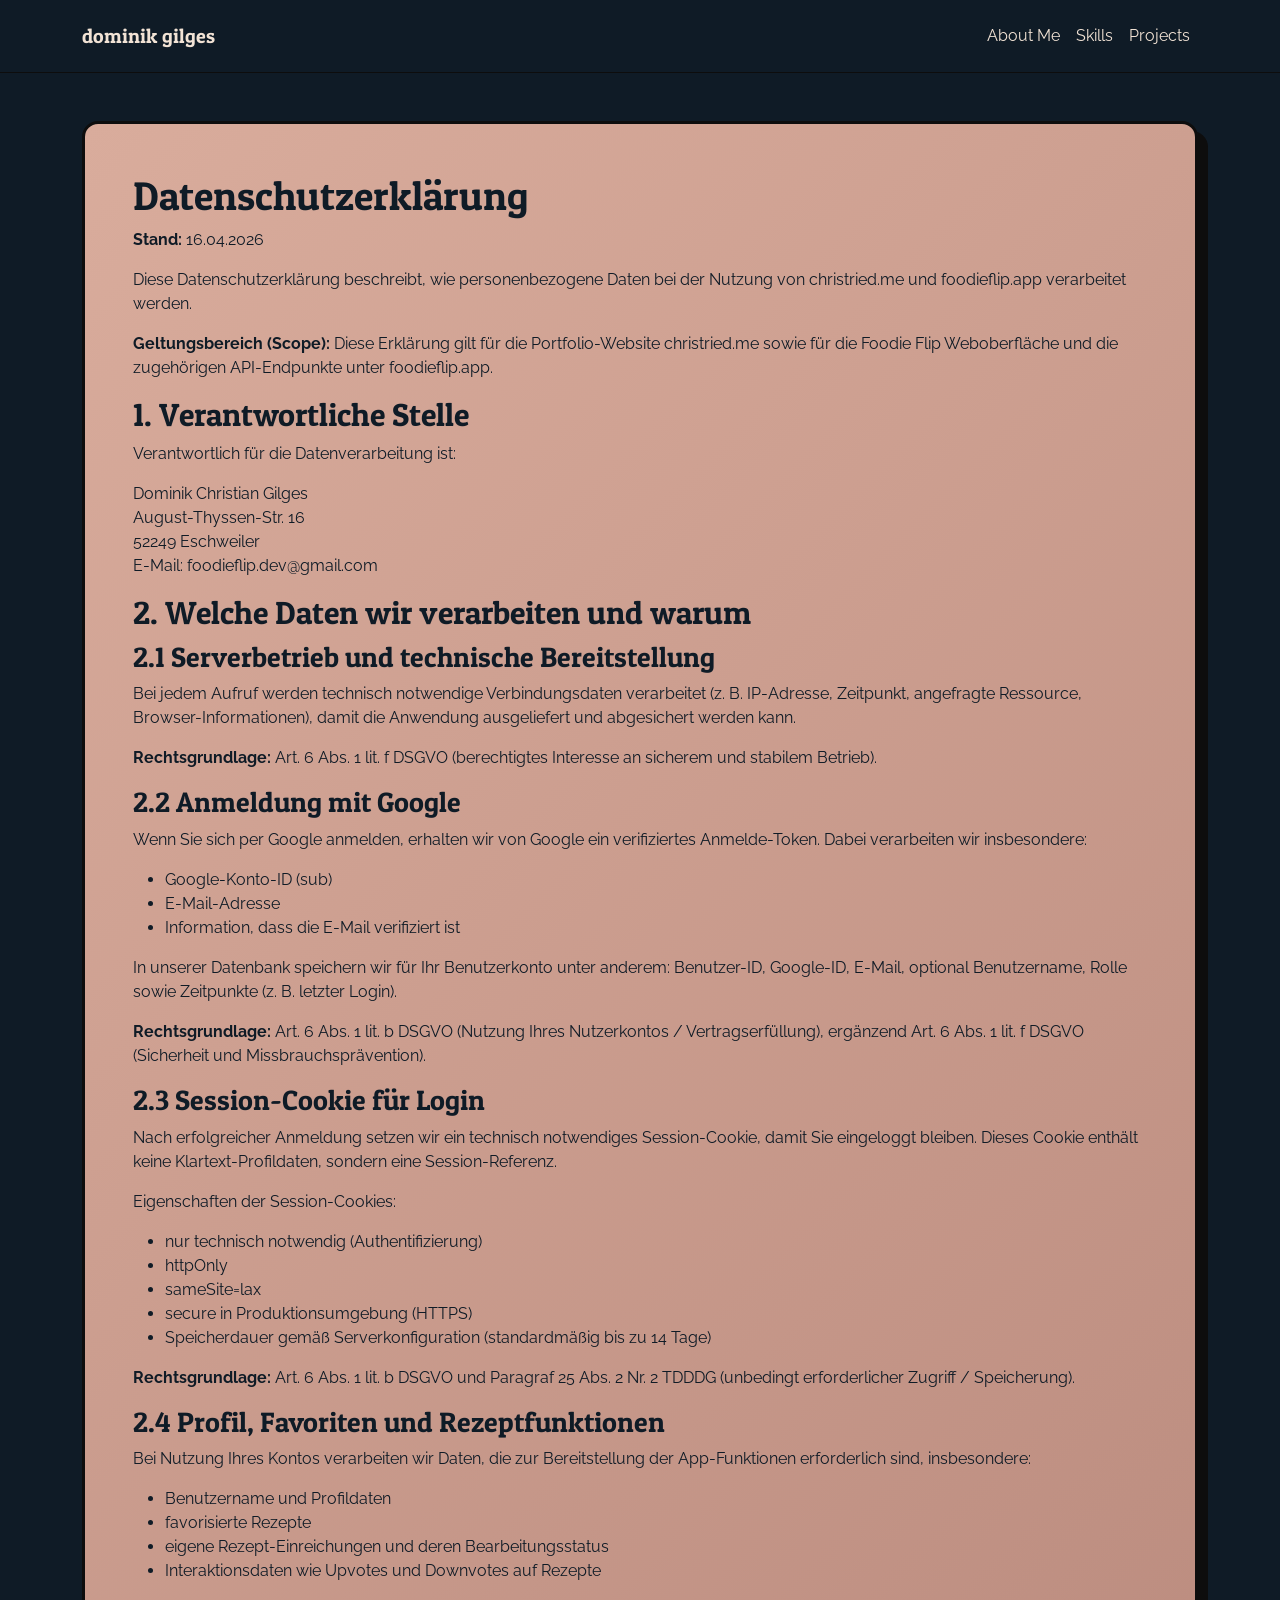
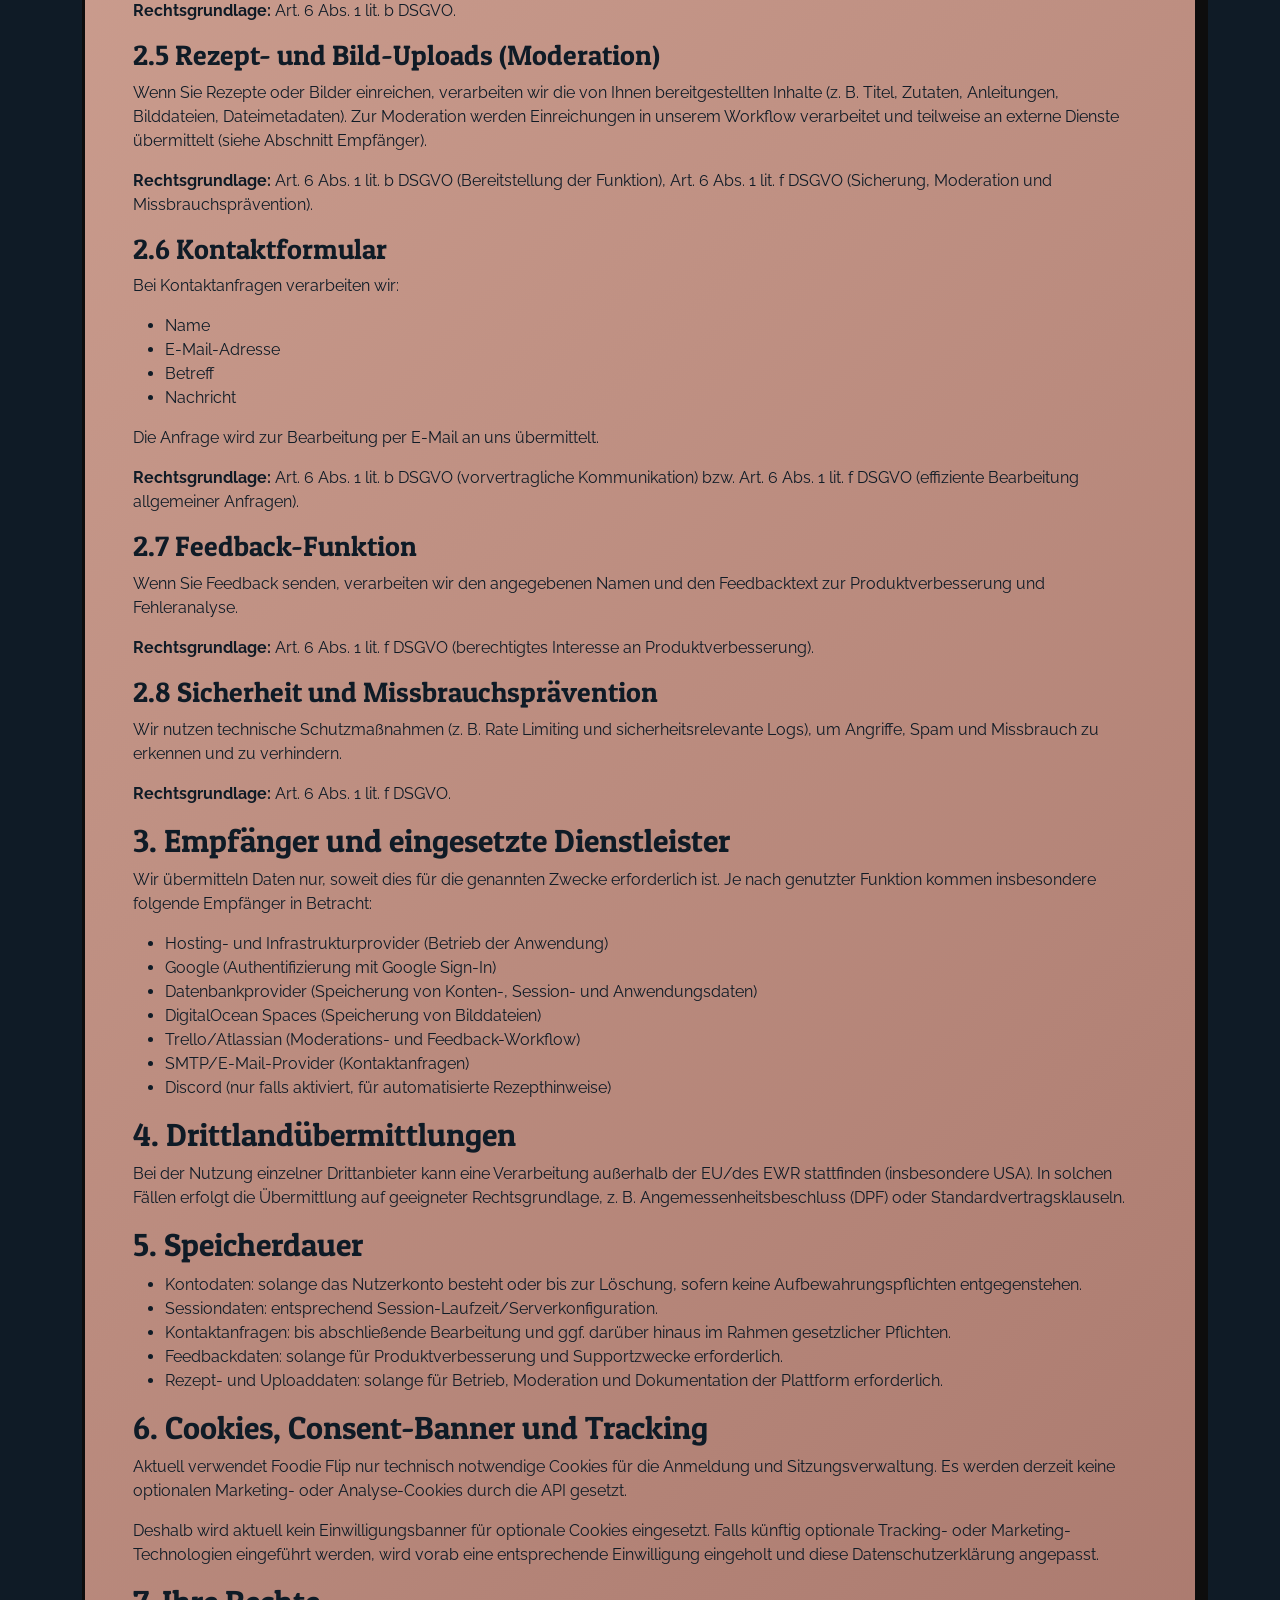
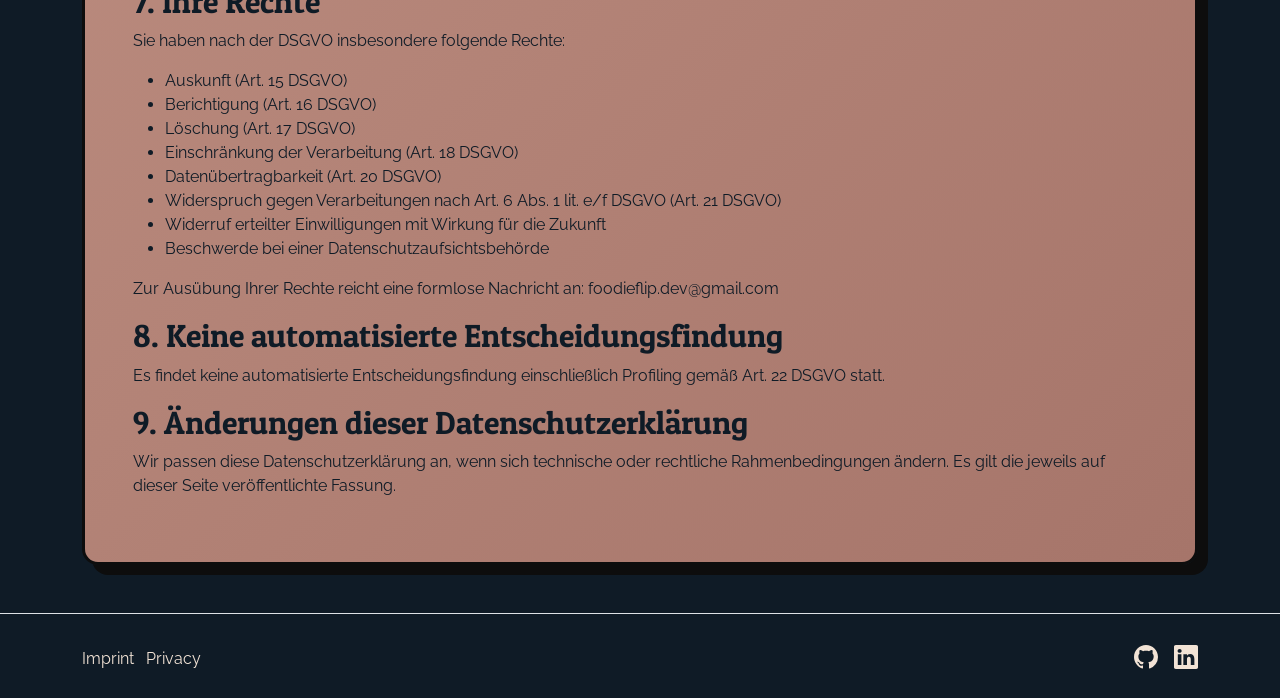
<file: privacy.html>
<!doctype html>
<html data-bs-theme="light" lang="en">
  <head>
    <meta charset="utf-8" />
    <meta
      name="viewport"
      content="width=device-width, initial-scale=1.0, shrink-to-fit=no"
    />
    <title>Dominik Gilges - Portfolio</title>
    <link
      rel="apple-touch-icon"
      type="image/png"
      sizes="180x180"
      href="assets/img/apple-touch-icon.png"
    />
    <link
      rel="icon"
      type="image/png"
      sizes="16x16"
      href="assets/img/favicon-16x16.png"
    />
    <link
      rel="icon"
      type="image/png"
      sizes="16x16"
      href="assets/img/favicon-16x16.png"
      media="(prefers-color-scheme: dark)"
    />
    <link
      rel="icon"
      type="image/png"
      sizes="32x32"
      href="assets/img/favicon-32x32.png"
    />
    <link
      rel="icon"
      type="image/png"
      sizes="32x32"
      href="assets/img/favicon-32x32.png"
      media="(prefers-color-scheme: dark)"
    />
    <link
      rel="icon"
      type="image/png"
      sizes="180x180"
      href="assets/img/apple-touch-icon.png"
    />
    <link
      rel="icon"
      type="image/png"
      sizes="192x192"
      href="assets/img/android-chrome-192x192.png"
    />
    <link
      rel="icon"
      type="image/png"
      sizes="512x512"
      href="assets/img/android-chrome-512x512.png"
    />
    <link rel="stylesheet" href="assets/bootstrap/css/bootstrap.min.css" />
    <link rel="stylesheet" href="assets/css/styles.min.css" />
    <link
      rel="stylesheet"
      href="https://cdn.jsdelivr.net/npm/bootstrap-icons@1.11.3/font/bootstrap-icons.min.css"
    />
  </head>
  <body>
    <nav class="navbar navbar-expand-md sticky-top bg-body py-3 border-bottom">
      <div class="container">
        <a class="navbar-brand fw-bold" href="/#"
          ><span style="font-weight: normal">dominik gilges</span></a
        >
        <button
          class="navbar-toggler"
          data-bs-toggle="collapse"
          data-bs-target="#navcol-1"
        >
          <span class="visually-hidden">Toggle navigation</span
          ><span class="navbar-toggler-icon"></span>
        </button>
        <div class="collapse navbar-collapse" id="navcol-1">
          <ul class="navbar-nav ms-auto">
            <li class="nav-item">
              <a class="nav-link" href="/#about">About Me</a>
            </li>
            <li class="nav-item">
              <a class="nav-link" href="/#skills">Skills</a>
            </li>
            <li class="nav-item">
              <a class="nav-link" href="/#projects">Projects</a>
            </li>
          </ul>
        </div>
      </div>
    </nav>

    <section>
      <div class="container">
        <div class="p-5 mt-5 mb-5 about-card">
          <h1>Datenschutzerklärung</h1>
          <p><strong>Stand:</strong> 16.04.2026</p>

          <p>
            Diese Datenschutzerklärung beschreibt, wie personenbezogene Daten
            bei der Nutzung von christried.me und foodieflip.app verarbeitet
            werden.
          </p>
          <p>
            <strong>Geltungsbereich (Scope):</strong> Diese Erklärung gilt für
            die Portfolio-Website christried.me sowie für die Foodie Flip
            Weboberfläche und die zugehörigen API-Endpunkte unter
            foodieflip.app.
          </p>

          <h2>1. Verantwortliche Stelle</h2>
          <p>Verantwortlich für die Datenverarbeitung ist:</p>
          <p>
            Dominik Christian Gilges<br />
            August-Thyssen-Str. 16<br />
            52249 Eschweiler<br />
            E-Mail: foodieflip.dev@gmail.com
          </p>

          <h2>2. Welche Daten wir verarbeiten und warum</h2>

          <h3>2.1 Serverbetrieb und technische Bereitstellung</h3>
          <p>
            Bei jedem Aufruf werden technisch notwendige Verbindungsdaten
            verarbeitet (z. B. IP-Adresse, Zeitpunkt, angefragte Ressource,
            Browser-Informationen), damit die Anwendung ausgeliefert und
            abgesichert werden kann.
          </p>
          <p>
            <strong>Rechtsgrundlage:</strong> Art. 6 Abs. 1 lit. f DSGVO
            (berechtigtes Interesse an sicherem und stabilem Betrieb).
          </p>

          <h3>2.2 Anmeldung mit Google</h3>
          <p>
            Wenn Sie sich per Google anmelden, erhalten wir von Google ein
            verifiziertes Anmelde-Token. Dabei verarbeiten wir insbesondere:
          </p>
          <ul>
            <li>Google-Konto-ID (sub)</li>
            <li>E-Mail-Adresse</li>
            <li>Information, dass die E-Mail verifiziert ist</li>
          </ul>
          <p>
            In unserer Datenbank speichern wir für Ihr Benutzerkonto unter
            anderem: Benutzer-ID, Google-ID, E-Mail, optional Benutzername,
            Rolle sowie Zeitpunkte (z. B. letzter Login).
          </p>
          <p>
            <strong>Rechtsgrundlage:</strong> Art. 6 Abs. 1 lit. b DSGVO
            (Nutzung Ihres Nutzerkontos / Vertragserfüllung), ergänzend Art. 6
            Abs. 1 lit. f DSGVO (Sicherheit und Missbrauchsprävention).
          </p>

          <h3>2.3 Session-Cookie für Login</h3>
          <p>
            Nach erfolgreicher Anmeldung setzen wir ein technisch notwendiges
            Session-Cookie, damit Sie eingeloggt bleiben. Dieses Cookie enthält
            keine Klartext-Profildaten, sondern eine Session-Referenz.
          </p>
          <p>Eigenschaften der Session-Cookies:</p>
          <ul>
            <li>nur technisch notwendig (Authentifizierung)</li>
            <li>httpOnly</li>
            <li>sameSite=lax</li>
            <li>secure in Produktionsumgebung (HTTPS)</li>
            <li>
              Speicherdauer gemäß Serverkonfiguration (standardmäßig bis zu 14
              Tage)
            </li>
          </ul>
          <p>
            <strong>Rechtsgrundlage:</strong> Art. 6 Abs. 1 lit. b DSGVO und
            Paragraf 25 Abs. 2 Nr. 2 TDDDG (unbedingt erforderlicher Zugriff /
            Speicherung).
          </p>

          <h3>2.4 Profil, Favoriten und Rezeptfunktionen</h3>
          <p>
            Bei Nutzung Ihres Kontos verarbeiten wir Daten, die zur
            Bereitstellung der App-Funktionen erforderlich sind, insbesondere:
          </p>
          <ul>
            <li>Benutzername und Profildaten</li>
            <li>favorisierte Rezepte</li>
            <li>eigene Rezept-Einreichungen und deren Bearbeitungsstatus</li>
            <li>Interaktionsdaten wie Upvotes und Downvotes auf Rezepte</li>
          </ul>
          <p><strong>Rechtsgrundlage:</strong> Art. 6 Abs. 1 lit. b DSGVO.</p>

          <h3>2.5 Rezept- und Bild-Uploads (Moderation)</h3>
          <p>
            Wenn Sie Rezepte oder Bilder einreichen, verarbeiten wir die von
            Ihnen bereitgestellten Inhalte (z. B. Titel, Zutaten, Anleitungen,
            Bilddateien, Dateimetadaten). Zur Moderation werden Einreichungen in
            unserem Workflow verarbeitet und teilweise an externe Dienste
            übermittelt (siehe Abschnitt Empfänger).
          </p>
          <p>
            <strong>Rechtsgrundlage:</strong> Art. 6 Abs. 1 lit. b DSGVO
            (Bereitstellung der Funktion), Art. 6 Abs. 1 lit. f DSGVO
            (Sicherung, Moderation und Missbrauchsprävention).
          </p>

          <h3>2.6 Kontaktformular</h3>
          <p>Bei Kontaktanfragen verarbeiten wir:</p>
          <ul>
            <li>Name</li>
            <li>E-Mail-Adresse</li>
            <li>Betreff</li>
            <li>Nachricht</li>
          </ul>
          <p>Die Anfrage wird zur Bearbeitung per E-Mail an uns übermittelt.</p>
          <p>
            <strong>Rechtsgrundlage:</strong> Art. 6 Abs. 1 lit. b DSGVO
            (vorvertragliche Kommunikation) bzw. Art. 6 Abs. 1 lit. f DSGVO
            (effiziente Bearbeitung allgemeiner Anfragen).
          </p>

          <h3>2.7 Feedback-Funktion</h3>
          <p>
            Wenn Sie Feedback senden, verarbeiten wir den angegebenen Namen und
            den Feedbacktext zur Produktverbesserung und Fehleranalyse.
          </p>
          <p>
            <strong>Rechtsgrundlage:</strong> Art. 6 Abs. 1 lit. f DSGVO
            (berechtigtes Interesse an Produktverbesserung).
          </p>

          <h3>2.8 Sicherheit und Missbrauchsprävention</h3>
          <p>
            Wir nutzen technische Schutzmaßnahmen (z. B. Rate Limiting und
            sicherheitsrelevante Logs), um Angriffe, Spam und Missbrauch zu
            erkennen und zu verhindern.
          </p>
          <p><strong>Rechtsgrundlage:</strong> Art. 6 Abs. 1 lit. f DSGVO.</p>

          <h2>3. Empfänger und eingesetzte Dienstleister</h2>
          <p>
            Wir übermitteln Daten nur, soweit dies für die genannten Zwecke
            erforderlich ist. Je nach genutzter Funktion kommen insbesondere
            folgende Empfänger in Betracht:
          </p>
          <ul>
            <li>Hosting- und Infrastrukturprovider (Betrieb der Anwendung)</li>
            <li>Google (Authentifizierung mit Google Sign-In)</li>
            <li>
              Datenbankprovider (Speicherung von Konten-, Session- und
              Anwendungsdaten)
            </li>
            <li>DigitalOcean Spaces (Speicherung von Bilddateien)</li>
            <li>Trello/Atlassian (Moderations- und Feedback-Workflow)</li>
            <li>SMTP/E-Mail-Provider (Kontaktanfragen)</li>
            <li>
              Discord (nur falls aktiviert, für automatisierte Rezepthinweise)
            </li>
          </ul>

          <h2>4. Drittlandübermittlungen</h2>
          <p>
            Bei der Nutzung einzelner Drittanbieter kann eine Verarbeitung
            außerhalb der EU/des EWR stattfinden (insbesondere USA). In solchen
            Fällen erfolgt die Übermittlung auf geeigneter Rechtsgrundlage, z.
            B. Angemessenheitsbeschluss (DPF) oder Standardvertragsklauseln.
          </p>

          <h2>5. Speicherdauer</h2>
          <ul>
            <li>
              Kontodaten: solange das Nutzerkonto besteht oder bis zur Löschung,
              sofern keine Aufbewahrungspflichten entgegenstehen.
            </li>
            <li>
              Sessiondaten: entsprechend Session-Laufzeit/Serverkonfiguration.
            </li>
            <li>
              Kontaktanfragen: bis abschließende Bearbeitung und ggf. darüber
              hinaus im Rahmen gesetzlicher Pflichten.
            </li>
            <li>
              Feedbackdaten: solange für Produktverbesserung und Supportzwecke
              erforderlich.
            </li>
            <li>
              Rezept- und Uploaddaten: solange für Betrieb, Moderation und
              Dokumentation der Plattform erforderlich.
            </li>
          </ul>

          <h2>6. Cookies, Consent-Banner und Tracking</h2>
          <p>
            Aktuell verwendet Foodie Flip nur technisch notwendige Cookies für
            die Anmeldung und Sitzungsverwaltung. Es werden derzeit keine
            optionalen Marketing- oder Analyse-Cookies durch die API gesetzt.
          </p>
          <p>
            Deshalb wird aktuell kein Einwilligungsbanner für optionale Cookies
            eingesetzt. Falls künftig optionale Tracking- oder
            Marketing-Technologien eingeführt werden, wird vorab eine
            entsprechende Einwilligung eingeholt und diese Datenschutzerklärung
            angepasst.
          </p>

          <h2>7. Ihre Rechte</h2>
          <p>Sie haben nach der DSGVO insbesondere folgende Rechte:</p>
          <ul>
            <li>Auskunft (Art. 15 DSGVO)</li>
            <li>Berichtigung (Art. 16 DSGVO)</li>
            <li>Löschung (Art. 17 DSGVO)</li>
            <li>Einschränkung der Verarbeitung (Art. 18 DSGVO)</li>
            <li>Datenübertragbarkeit (Art. 20 DSGVO)</li>
            <li>
              Widerspruch gegen Verarbeitungen nach Art. 6 Abs. 1 lit. e/f DSGVO
              (Art. 21 DSGVO)
            </li>
            <li>
              Widerruf erteilter Einwilligungen mit Wirkung für die Zukunft
            </li>
            <li>Beschwerde bei einer Datenschutzaufsichtsbehörde</li>
          </ul>
          <p>
            Zur Ausübung Ihrer Rechte reicht eine formlose Nachricht an:
            foodieflip.dev@gmail.com
          </p>

          <h2>8. Keine automatisierte Entscheidungsfindung</h2>
          <p>
            Es findet keine automatisierte Entscheidungsfindung einschließlich
            Profiling gemäß Art. 22 DSGVO statt.
          </p>

          <h2>9. Änderungen dieser Datenschutzerklärung</h2>
          <p>
            Wir passen diese Datenschutzerklärung an, wenn sich technische oder
            rechtliche Rahmenbedingungen ändern. Es gilt die jeweils auf dieser
            Seite veröffentlichte Fassung.
          </p>
        </div>
      </div>
    </section>

    <footer class="mt-1 py-4 border-top">
      <div
        class="container d-flex flex-column justify-content-between align-items-center flex-md-row"
      >
        <div class="mb-3 mb-md-0" style="font-size: 1.5rem">
          <a
            class="small text-decoration-none me-2 text-dark"
            href="imprint.html"
            style="font-size: 1rem"
            >Imprint&nbsp;</a
          ><a
            class="small text-decoration-none me-4 text-dark"
            href="privacy.html"
            style="font-size: 1rem"
            >Privacy</a
          >
        </div>
        <div class="d-flex gap-3">
          <a
            href="https://github.com/christried"
            class="text-dark"
            target="_blank"
            rel="noopener"
            ><svg
              class="bi bi-github"
              xmlns="http://www.w3.org/2000/svg"
              width="1em"
              height="1em"
              fill="currentColor"
              viewBox="0 0 16 16"
              style="font-size: 1.5rem"
            >
              <path
                d="M8 0C3.58 0 0 3.58 0 8c0 3.54 2.29 6.53 5.47 7.59.4.07.55-.17.55-.38 0-.19-.01-.82-.01-1.49-2.01.37-2.53-.49-2.69-.94-.09-.23-.48-.94-.82-1.13-.28-.15-.68-.52-.01-.53.63-.01 1.08.58 1.23.82.72 1.21 1.87.87 2.33.66.07-.52.28-.87.51-1.07-1.78-.2-3.64-.89-3.64-3.95 0-.87.31-1.59.82-2.15-.08-.2-.36-1.02.08-2.12 0 0 .67-.21 2.2.82.64-.18 1.32-.27 2-.27s1.36.09 2 .27c1.53-1.04 2.2-.82 2.2-.82.44 1.1.16 1.92.08 2.12.51.56.82 1.27.82 2.15 0 3.07-1.87 3.75-3.65 3.95.29.25.54.73.54 1.48 0 1.07-.01 1.93-.01 2.2 0 .21.15.46.55.38A8.01 8.01 0 0 0 16 8c0-4.42-3.58-8-8-8"
              ></path></svg
          ></a>
          <a
            href="https://www.linkedin.com/in/dominik-gilges-a97b20171/"
            class="text-dark"
            target="_blank"
            rel="noopener"
            ><svg
              class="bi bi-linkedin"
              xmlns="http://www.w3.org/2000/svg"
              width="1em"
              height="1em"
              fill="currentColor"
              viewBox="0 0 16 16"
              style="font-size: 1.5rem"
            >
              <path
                d="M0 1.146C0 .513.526 0 1.175 0h13.65C15.474 0 16 .513 16 1.146v13.708c0 .633-.526 1.146-1.175 1.146H1.175C.526 16 0 15.487 0 14.854zm4.943 12.248V6.169H2.542v7.225zm-1.2-8.212c.837 0 1.358-.554 1.358-1.248-.015-.709-.52-1.248-1.342-1.248S2.4 3.226 2.4 3.934c0 .694.521 1.248 1.327 1.248zm4.908 8.212V9.359c0-.216.016-.432.08-.586.173-.431.568-.878 1.232-.878.869 0 1.216.662 1.216 1.634v3.865h2.401V9.25c0-2.22-1.184-3.252-2.764-3.252-1.274 0-1.845.7-2.165 1.193v.025h-.016l.016-.025V6.169h-2.4c.03.678 0 7.225 0 7.225z"
              ></path></svg
          ></a>
        </div>
      </div>
    </footer>

    <script src="assets/bootstrap/js/bootstrap.min.js"></script>
    <script src="assets/js/script.min.js"></script>
  </body>
</html>
</file>
<file: assets/css/styles.min.css>
@font-face{font-family:'Patua One';src:url(../../assets/fonts/Patua%20One-5d11a5ddd637339fb93370738ef436af.woff2) format('woff2');font-weight:400;font-style:normal;font-display:swap;unicode-range:U+0000-00FF,U+0131,U+0152-0153,U+02BB-02BC,U+02C6,U+02DA,U+02DC,U+0304,U+0308,U+0329,U+2000-206F,U+20AC,U+2122,U+2191,U+2193,U+2212,U+2215,U+FEFF,U+FFFD}@font-face{font-family:Raleway;src:url(../../assets/fonts/Raleway-2ae778b73a433cc23ace78ce32659e4f.woff2) format('woff2');font-weight:400;font-style:italic;font-display:swap;unicode-range:U+0460-052F,U+1C80-1C8A,U+20B4,U+2DE0-2DFF,U+A640-A69F,U+FE2E-FE2F}@font-face{font-family:Raleway;src:url(../../assets/fonts/Raleway-2758eb8fd3bda5fbb0ddf7e23e10e80f.woff2) format('woff2');font-weight:400;font-style:italic;font-display:swap;unicode-range:U+0301,U+0400-045F,U+0490-0491,U+04B0-04B1,U+2116}@font-face{font-family:Raleway;src:url(../../assets/fonts/Raleway-04742be4fd9856eb95804a277377cac7.woff2) format('woff2');font-weight:400;font-style:italic;font-display:swap;unicode-range:U+0102-0103,U+0110-0111,U+0128-0129,U+0168-0169,U+01A0-01A1,U+01AF-01B0,U+0300-0301,U+0303-0304,U+0308-0309,U+0323,U+0329,U+1EA0-1EF9,U+20AB}@font-face{font-family:Raleway;src:url(../../assets/fonts/Raleway-a0734b7d028b3ea925172231b831d73c.woff2) format('woff2');font-weight:400;font-style:italic;font-display:swap;unicode-range:U+0100-02BA,U+02BD-02C5,U+02C7-02CC,U+02CE-02D7,U+02DD-02FF,U+0304,U+0308,U+0329,U+1D00-1DBF,U+1E00-1E9F,U+1EF2-1EFF,U+2020,U+20A0-20AB,U+20AD-20C0,U+2113,U+2C60-2C7F,U+A720-A7FF}@font-face{font-family:Raleway;src:url(../../assets/fonts/Raleway-44274871ba011b466f24290155991df4.woff2) format('woff2');font-weight:400;font-style:italic;font-display:swap;unicode-range:U+0000-00FF,U+0131,U+0152-0153,U+02BB-02BC,U+02C6,U+02DA,U+02DC,U+0304,U+0308,U+0329,U+2000-206F,U+20AC,U+2122,U+2191,U+2193,U+2212,U+2215,U+FEFF,U+FFFD}@font-face{font-family:Raleway;src:url(../../assets/fonts/Raleway-33b7c790ef3c544c5908277242dcb32f.woff2) format('woff2');font-weight:300;font-style:normal;font-display:swap;unicode-range:U+0460-052F,U+1C80-1C8A,U+20B4,U+2DE0-2DFF,U+A640-A69F,U+FE2E-FE2F}@font-face{font-family:Raleway;src:url(../../assets/fonts/Raleway-580391fff93d3d7accd8680baa26c200.woff2) format('woff2');font-weight:300;font-style:normal;font-display:swap;unicode-range:U+0301,U+0400-045F,U+0490-0491,U+04B0-04B1,U+2116}@font-face{font-family:Raleway;src:url(../../assets/fonts/Raleway-97359879f1586118bfe5e2452c81c7ec.woff2) format('woff2');font-weight:300;font-style:normal;font-display:swap;unicode-range:U+0102-0103,U+0110-0111,U+0128-0129,U+0168-0169,U+01A0-01A1,U+01AF-01B0,U+0300-0301,U+0303-0304,U+0308-0309,U+0323,U+0329,U+1EA0-1EF9,U+20AB}@font-face{font-family:Raleway;src:url(../../assets/fonts/Raleway-3ea80bb2266e211183dde77c7495d464.woff2) format('woff2');font-weight:300;font-style:normal;font-display:swap;unicode-range:U+0100-02BA,U+02BD-02C5,U+02C7-02CC,U+02CE-02D7,U+02DD-02FF,U+0304,U+0308,U+0329,U+1D00-1DBF,U+1E00-1E9F,U+1EF2-1EFF,U+2020,U+20A0-20AB,U+20AD-20C0,U+2113,U+2C60-2C7F,U+A720-A7FF}@font-face{font-family:Raleway;src:url(../../assets/fonts/Raleway-87d311c5b4703c90fe973b395c7a6d25.woff2) format('woff2');font-weight:300;font-style:normal;font-display:swap;unicode-range:U+0000-00FF,U+0131,U+0152-0153,U+02BB-02BC,U+02C6,U+02DA,U+02DC,U+0304,U+0308,U+0329,U+2000-206F,U+20AC,U+2122,U+2191,U+2193,U+2212,U+2215,U+FEFF,U+FFFD}@font-face{font-family:Raleway;src:url(../../assets/fonts/Raleway-33b7c790ef3c544c5908277242dcb32f.woff2) format('woff2');font-weight:400;font-style:normal;font-display:swap;unicode-range:U+0460-052F,U+1C80-1C8A,U+20B4,U+2DE0-2DFF,U+A640-A69F,U+FE2E-FE2F}@font-face{font-family:Raleway;src:url(../../assets/fonts/Raleway-580391fff93d3d7accd8680baa26c200.woff2) format('woff2');font-weight:400;font-style:normal;font-display:swap;unicode-range:U+0301,U+0400-045F,U+0490-0491,U+04B0-04B1,U+2116}@font-face{font-family:Raleway;src:url(../../assets/fonts/Raleway-97359879f1586118bfe5e2452c81c7ec.woff2) format('woff2');font-weight:400;font-style:normal;font-display:swap;unicode-range:U+0102-0103,U+0110-0111,U+0128-0129,U+0168-0169,U+01A0-01A1,U+01AF-01B0,U+0300-0301,U+0303-0304,U+0308-0309,U+0323,U+0329,U+1EA0-1EF9,U+20AB}@font-face{font-family:Raleway;src:url(../../assets/fonts/Raleway-3ea80bb2266e211183dde77c7495d464.woff2) format('woff2');font-weight:400;font-style:normal;font-display:swap;unicode-range:U+0100-02BA,U+02BD-02C5,U+02C7-02CC,U+02CE-02D7,U+02DD-02FF,U+0304,U+0308,U+0329,U+1D00-1DBF,U+1E00-1E9F,U+1EF2-1EFF,U+2020,U+20A0-20AB,U+20AD-20C0,U+2113,U+2C60-2C7F,U+A720-A7FF}@font-face{font-family:Raleway;src:url(../../assets/fonts/Raleway-87d311c5b4703c90fe973b395c7a6d25.woff2) format('woff2');font-weight:400;font-style:normal;font-display:swap;unicode-range:U+0000-00FF,U+0131,U+0152-0153,U+02BB-02BC,U+02C6,U+02DA,U+02DC,U+0304,U+0308,U+0329,U+2000-206F,U+20AC,U+2122,U+2191,U+2193,U+2212,U+2215,U+FEFF,U+FFFD}@font-face{font-family:Raleway;src:url(../../assets/fonts/Raleway-33b7c790ef3c544c5908277242dcb32f.woff2) format('woff2');font-weight:700;font-style:normal;font-display:swap;unicode-range:U+0460-052F,U+1C80-1C8A,U+20B4,U+2DE0-2DFF,U+A640-A69F,U+FE2E-FE2F}@font-face{font-family:Raleway;src:url(../../assets/fonts/Raleway-580391fff93d3d7accd8680baa26c200.woff2) format('woff2');font-weight:700;font-style:normal;font-display:swap;unicode-range:U+0301,U+0400-045F,U+0490-0491,U+04B0-04B1,U+2116}@font-face{font-family:Raleway;src:url(../../assets/fonts/Raleway-97359879f1586118bfe5e2452c81c7ec.woff2) format('woff2');font-weight:700;font-style:normal;font-display:swap;unicode-range:U+0102-0103,U+0110-0111,U+0128-0129,U+0168-0169,U+01A0-01A1,U+01AF-01B0,U+0300-0301,U+0303-0304,U+0308-0309,U+0323,U+0329,U+1EA0-1EF9,U+20AB}@font-face{font-family:Raleway;src:url(../../assets/fonts/Raleway-3ea80bb2266e211183dde77c7495d464.woff2) format('woff2');font-weight:700;font-style:normal;font-display:swap;unicode-range:U+0100-02BA,U+02BD-02C5,U+02C7-02CC,U+02CE-02D7,U+02DD-02FF,U+0304,U+0308,U+0329,U+1D00-1DBF,U+1E00-1E9F,U+1EF2-1EFF,U+2020,U+20A0-20AB,U+20AD-20C0,U+2113,U+2C60-2C7F,U+A720-A7FF}@font-face{font-family:Raleway;src:url(../../assets/fonts/Raleway-87d311c5b4703c90fe973b395c7a6d25.woff2) format('woff2');font-weight:700;font-style:normal;font-display:swap;unicode-range:U+0000-00FF,U+0131,U+0152-0153,U+02BB-02BC,U+02C6,U+02DA,U+02DC,U+0304,U+0308,U+0329,U+2000-206F,U+20AC,U+2122,U+2191,U+2193,U+2212,U+2215,U+FEFF,U+FFFD}:root,[data-bs-theme=light]{--bs-primary:#0F1B26;--bs-primary-rgb:15,27,38;--bs-primary-text-emphasis:#060B0F;--bs-primary-bg-subtle:#CFD1D4;--bs-primary-border-subtle:#9FA4A8;--bs-secondary:#F2E3D5;--bs-secondary-rgb:242,227,213;--bs-secondary-text-emphasis:#615B55;--bs-secondary-bg-subtle:#FCF9F7;--bs-secondary-border-subtle:#FAF4EE;--bs-body-font-family:'Patua One',serif}.btn-primary{--bs-btn-color:#fff;--bs-btn-bg:#0F1B26;--bs-btn-border-color:#0F1B26;--bs-btn-hover-color:#fff;--bs-btn-hover-bg:#0D1720;--bs-btn-hover-border-color:#0C161E;--bs-btn-focus-shadow-rgb:219,221,222;--bs-btn-active-color:#fff;--bs-btn-active-bg:#0C161E;--bs-btn-active-border-color:#0B141D;--bs-btn-disabled-color:#fff;--bs-btn-disabled-bg:#0F1B26;--bs-btn-disabled-border-color:#0F1B26}.btn-outline-primary{--bs-btn-color:#0F1B26;--bs-btn-border-color:#0F1B26;--bs-btn-focus-shadow-rgb:15,27,38;--bs-btn-hover-color:#fff;--bs-btn-hover-bg:#0F1B26;--bs-btn-hover-border-color:#0F1B26;--bs-btn-active-color:#fff;--bs-btn-active-bg:#0F1B26;--bs-btn-active-border-color:#0F1B26;--bs-btn-disabled-color:#0F1B26;--bs-btn-disabled-bg:transparent;--bs-btn-disabled-border-color:#0F1B26}.btn-secondary{--bs-btn-color:#000000;--bs-btn-bg:#F2E3D5;--bs-btn-border-color:#F2E3D5;--bs-btn-hover-color:#000000;--bs-btn-hover-bg:#F4E7DB;--bs-btn-hover-border-color:#F3E6D9;--bs-btn-focus-shadow-rgb:36,34,32;--bs-btn-active-color:#000000;--bs-btn-active-bg:#F5E9DD;--bs-btn-active-border-color:#F3E6D9;--bs-btn-disabled-color:#000000;--bs-btn-disabled-bg:#F2E3D5;--bs-btn-disabled-border-color:#F2E3D5}.btn-outline-secondary{--bs-btn-color:#F2E3D5;--bs-btn-border-color:#F2E3D5;--bs-btn-focus-shadow-rgb:242,227,213;--bs-btn-hover-color:#000000;--bs-btn-hover-bg:#F2E3D5;--bs-btn-hover-border-color:#F2E3D5;--bs-btn-active-color:#000000;--bs-btn-active-bg:#F2E3D5;--bs-btn-active-border-color:#F2E3D5;--bs-btn-disabled-color:#F2E3D5;--bs-btn-disabled-bg:transparent;--bs-btn-disabled-border-color:#F2E3D5}.swiper-vertical{max-height:100vh}.project-card{width:95%;max-width:900px;margin:2rem auto;border:1px solid #212529;overflow:hidden;box-shadow:0 10px 30px rgba(0,0,0,.2)}.project-card:hover{box-shadow:0 20px 50px rgba(0,0,0,.4)}.image-container{width:100%;height:400px;overflow:hidden;background:#0f1b26;border-bottom:3px solid #212529}.image-container img{width:100%;height:100%;object-fit:cover;object-position:top;filter:brightness(.9);-webkit-mask-image:radial-gradient(circle at center,black 40%,transparent 95%);mask-image:radial-gradient(circle at center,black 40%,transparent 95%)}.project-content{padding:1.25rem;display:flex;flex-direction:column;flex-grow:1}.project-title{font-family:"Patua One",serif;margin-bottom:1rem}.badge{background-color:var(--navy)!important;color:#f2e3d5!important;padding:8px 16px;margin-right:8px;transition:.3s;border:1px solid transparent}.badge:hover{border:1px solid #212529;transform:scale(1.1)}.project-links{margin-top:auto;padding-top:1.5rem;display:flex;gap:20px;align-items:center}.project-link{text-decoration:none;color:#212529;font-weight:700;font-size:1.1rem;transition:opacity .2s}.project-link:hover{opacity:.7}.project-link i{margin-right:8px;font-size:1.2rem}.mini-project-card{border:3px solid #212529;box-shadow:4px 4px 0 #212529;transition:.5s cubic-bezier(.4, 0, .2, 1);height:100%;display:flex;flex-direction:column;overflow:hidden;margin:15px 10px;box-shadow:0 5px 15px rgba(0,0,0,.15)}.mini-project-card:hover{transform:scale(1.04);box-shadow:0 15px 35px rgba(0,0,0,.3)}.mini-project-card .image-container{height:200px;border-bottom:3px solid #212529}.mini-project-card .image-container img{transition:transform .6s}.mini-project-card:hover .image-container img{transform:scale(1.1)}.mini-project-card .project-content{padding:1.25rem;flex-grow:1}.mini-project-card .project-title,.social-link-item i{font-size:1.4rem}.swiper{padding-top:20px!important;padding-bottom:60px!important;overflow:hidden!important}.swiper-container-wrapper{position:relative;max-width:100vw;overflow-x:hidden}.swiper-pagination{bottom:0!important;position:relative!important;margin-top:30px}.swiper-pagination-bullet{width:12px!important;height:12px!important;background-color:#f2e3d5!important;opacity:.4;transition:.3s}.swiper-pagination-bullet-active{opacity:1;background-color:#d9ac9c!important;transform:scale(1.3)}.connect-card{background-color:var(--cream);border:3px solid var(--black);padding:1.5rem;box-shadow:6px 6px 0 var(--black);border-radius:var(--standard-radius)}.connect-title{font-family:"Patua One",serif;font-size:1.2rem;margin-bottom:1.5rem;text-transform:uppercase;letter-spacing:1px;border-bottom:2px solid var(--black);display:block;color:var(--navy);padding-bottom:5px}.social-link-item{display:flex;justify-content:space-between;align-items:center;padding:10px 15px;text-decoration:none;color:var(--navy);font-weight:700;margin-bottom:.8rem;border:2px solid transparent;border-radius:8px;transition:.2s}.social-link-item:hover{background-color:var(--rose);border-color:var(--black);transform:translate(-2px,-2px);box-shadow:4px 4px 0 var(--black)}:root{--navy:#0f1b26;--cream:#f2e3d5;--rose:#d9ac9c;--terracotta:#a6756a;--black:#0d0d0d;--standard-radius:16px}html{scroll-padding-top:72px;scroll-behavior:smooth}body{font-family:Raleway,sans-serif;background-color:var(--navy);color:var(--cream)}.navbar{background-color:var(--navy)!important;border-bottom-color:var(--black)!important}.navbar-brand,h1,h2,h3,h4,h5,h6{font-family:"Patua One",serif}.nav-link,.navbar-brand,footer .text-dark{color:var(--cream)!important}.nav-link:hover,.navbar-brand:hover,.text-danger{color:var(--terracotta)!important}footer,header,main,section{border-color:var(--black)!important}.text-muted{color:var(--rose)!important}.bg-light{background-color:var(--cream)!important;color:var(--navy)}.btn-dark,.btn-outline-dark:hover{background-color:var(--terracotta);border-color:var(--terracotta);color:var(--cream)}.btn-dark:hover{background-color:var(--rose);border-color:var(--rose)}.btn-outline-dark{border-color:var(--terracotta);color:var(--terracotta)}.form-control{background-color:var(--cream);border-color:var(--black)}.border-end-md{border-right:none}.project-card{min-height:400px;position:relative;transition:transform .3s ease-in-out,box-shadow .3s ease-in-out;background-color:var(--rose)!important;border-color:var(--black)!important}.project-card:hover{transform:translateY(-5px);box-shadow:0 1rem 3rem rgba(13,13,13,.4)!important}.project-card-image-wrapper{background:var(--cream)!important;transition:.5s;z-index:1}.project-card-img{transition:transform .5s cubic-bezier(.175, .885, .32, 1.275);color:var(--terracotta)!important}.project-card:hover .project-card-img{transform:scale(.85)}.project-card-content{z-index:2;transition:.5s;background:var(--rose)!important;display:flex;flex-direction:column;color:var(--navy)}.project-details{max-height:0;opacity:0;overflow:hidden;transition:.5s}.project-card:hover .project-details{max-height:500px;opacity:1;margin-top:1rem}.project-card .badge.bg-dark{background-color:var(--navy)!important;color:var(--cream)}@media (min-width:768px){.border-end-md{border-right:1px solid var(--black)}.diagonal-divider{position:absolute;top:0;left:50%;width:15%;height:100%;background:var(--rose);transform:skewX(-15deg);z-index:1;margin-left:-7.5%;border-left:3px solid var(--black)}.project-card-image-wrapper{clip-path:polygon(15% 0,100% 0,100% 100%,0% 100%);width:50%;position:absolute;right:0}.project-card-content{clip-path:polygon(0 0,100% 0,85% 100%,0 100%);width:50%;position:relative}}.progress{background-color:var(--cream)}.progress-bar{transition:width 1s ease-in-out;background-color:var(--terracotta)!important}#contact form{background-color:var(--cream)!important;color:var(--navy);border-color:var(--black)!important}.row{align-items:center}.project-title{font-size:2rem}.project-info{color:var(--navy)}.project-card-pills{color:var(--cream);background:var(--navy)!important}.about-card,.badge,.btn,.form-control,.progress,.progress-bar,.project-card,form{border-radius:var(--standard-radius)!important}.about-card{background:linear-gradient(135deg,var(--rose) 0,var(--terracotta) 100%);color:var(--navy);position:relative;overflow:hidden;box-shadow:10px 10px 0 var(--black)!important;border:3px solid var(--black)!important}.about-card h1,.about-card p{color:var(--navy)!important}.about-card-icon{font-size:10rem;opacity:.15}::-webkit-scrollbar{width:12px}::-webkit-scrollbar-track{background:#0f1b26}::-webkit-scrollbar-thumb{background-color:#f2e3d5;border-radius:0;border:3px solid #0f1b26}.custom-shape-divider-top-1774257998{position:absolute;top:-1px;left:0;width:100%;overflow:hidden;line-height:0;z-index:1}.custom-shape-divider-top-1774257998 svg{position:relative;display:block;width:calc(150% + 1.3px);height:54px}.custom-shape-divider-top-1774257998 .shape-fill{fill:#0f1b26}.custom-shape-divider-top-1774258163{position:absolute;top:-1px;left:0;width:100%;overflow:hidden;line-height:0;transform:rotate(180deg);z-index:1}.custom-shape-divider-top-1774258163 svg{position:relative;display:block;width:calc(100% + 1.3px);height:72px;transform:rotateY(180deg)}.custom-shape-divider-top-1774258163 .shape-fill{fill:#f2e3d5}
</file>
